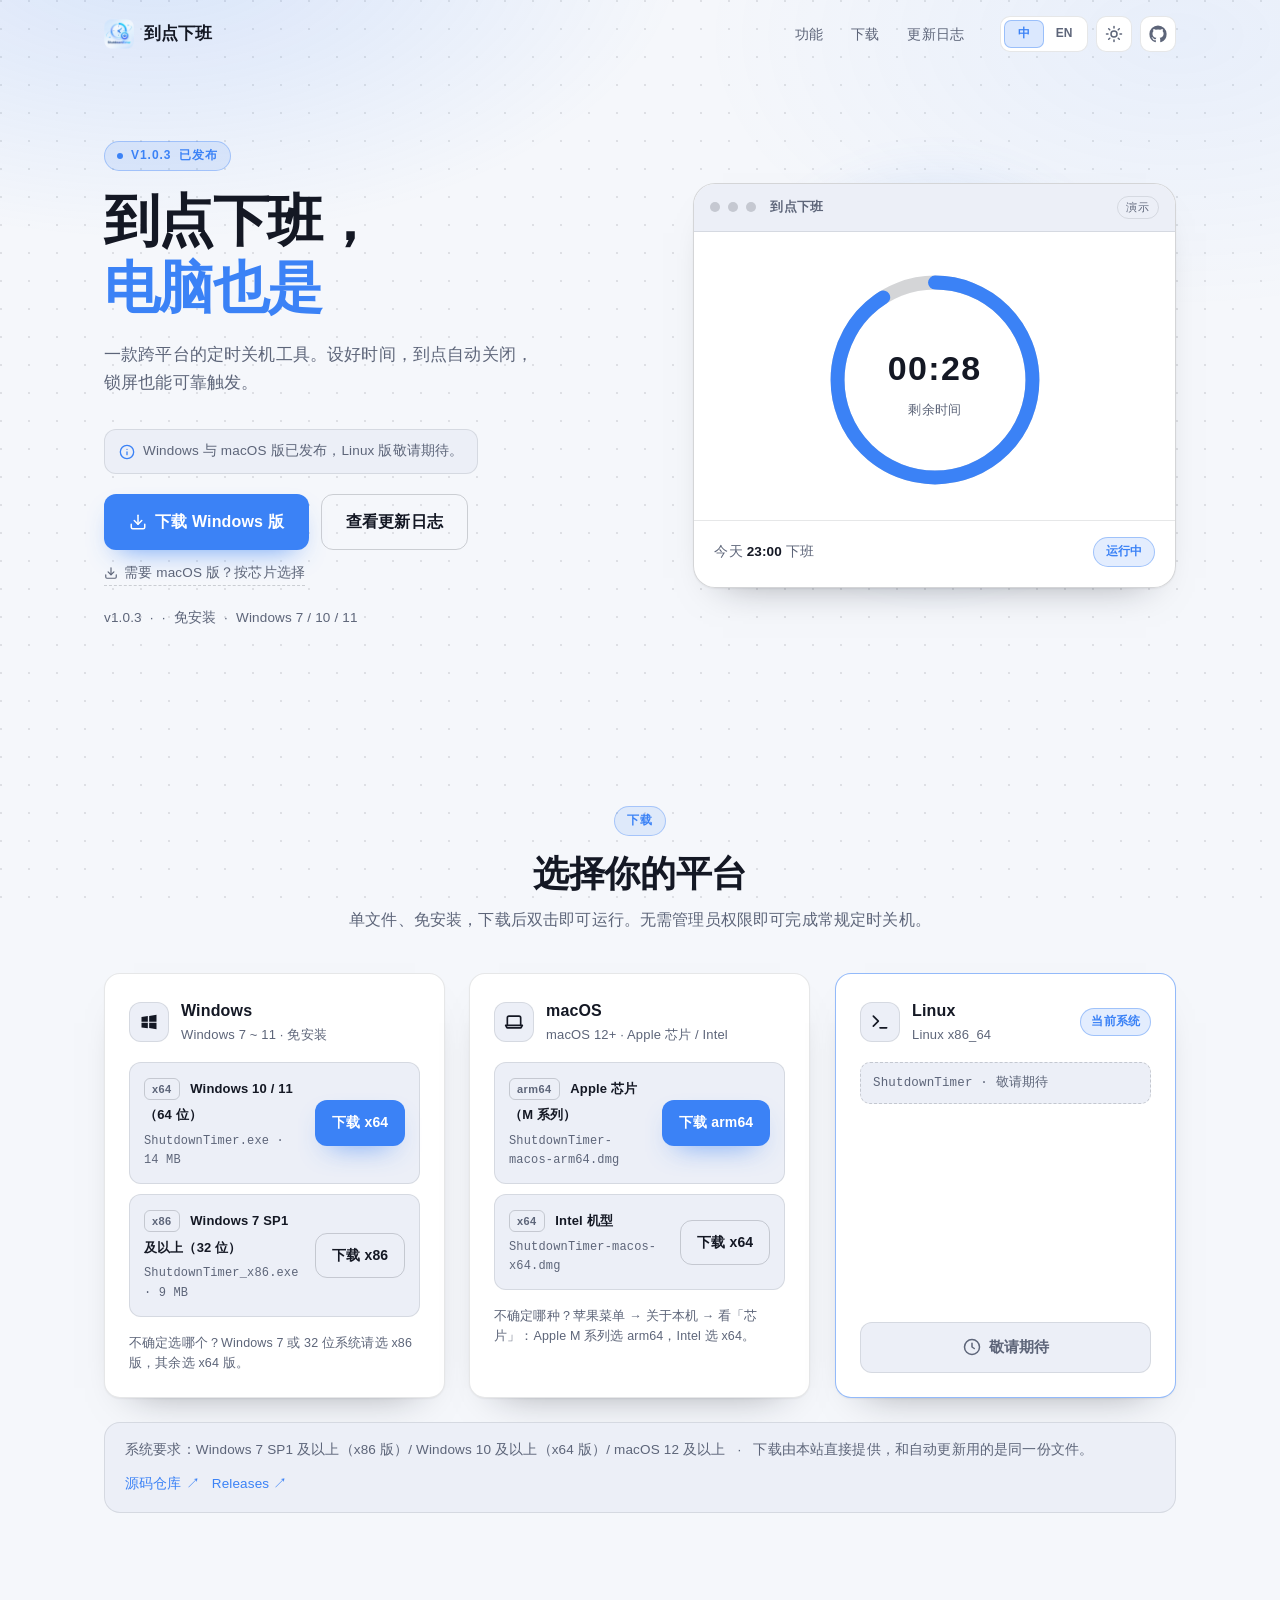
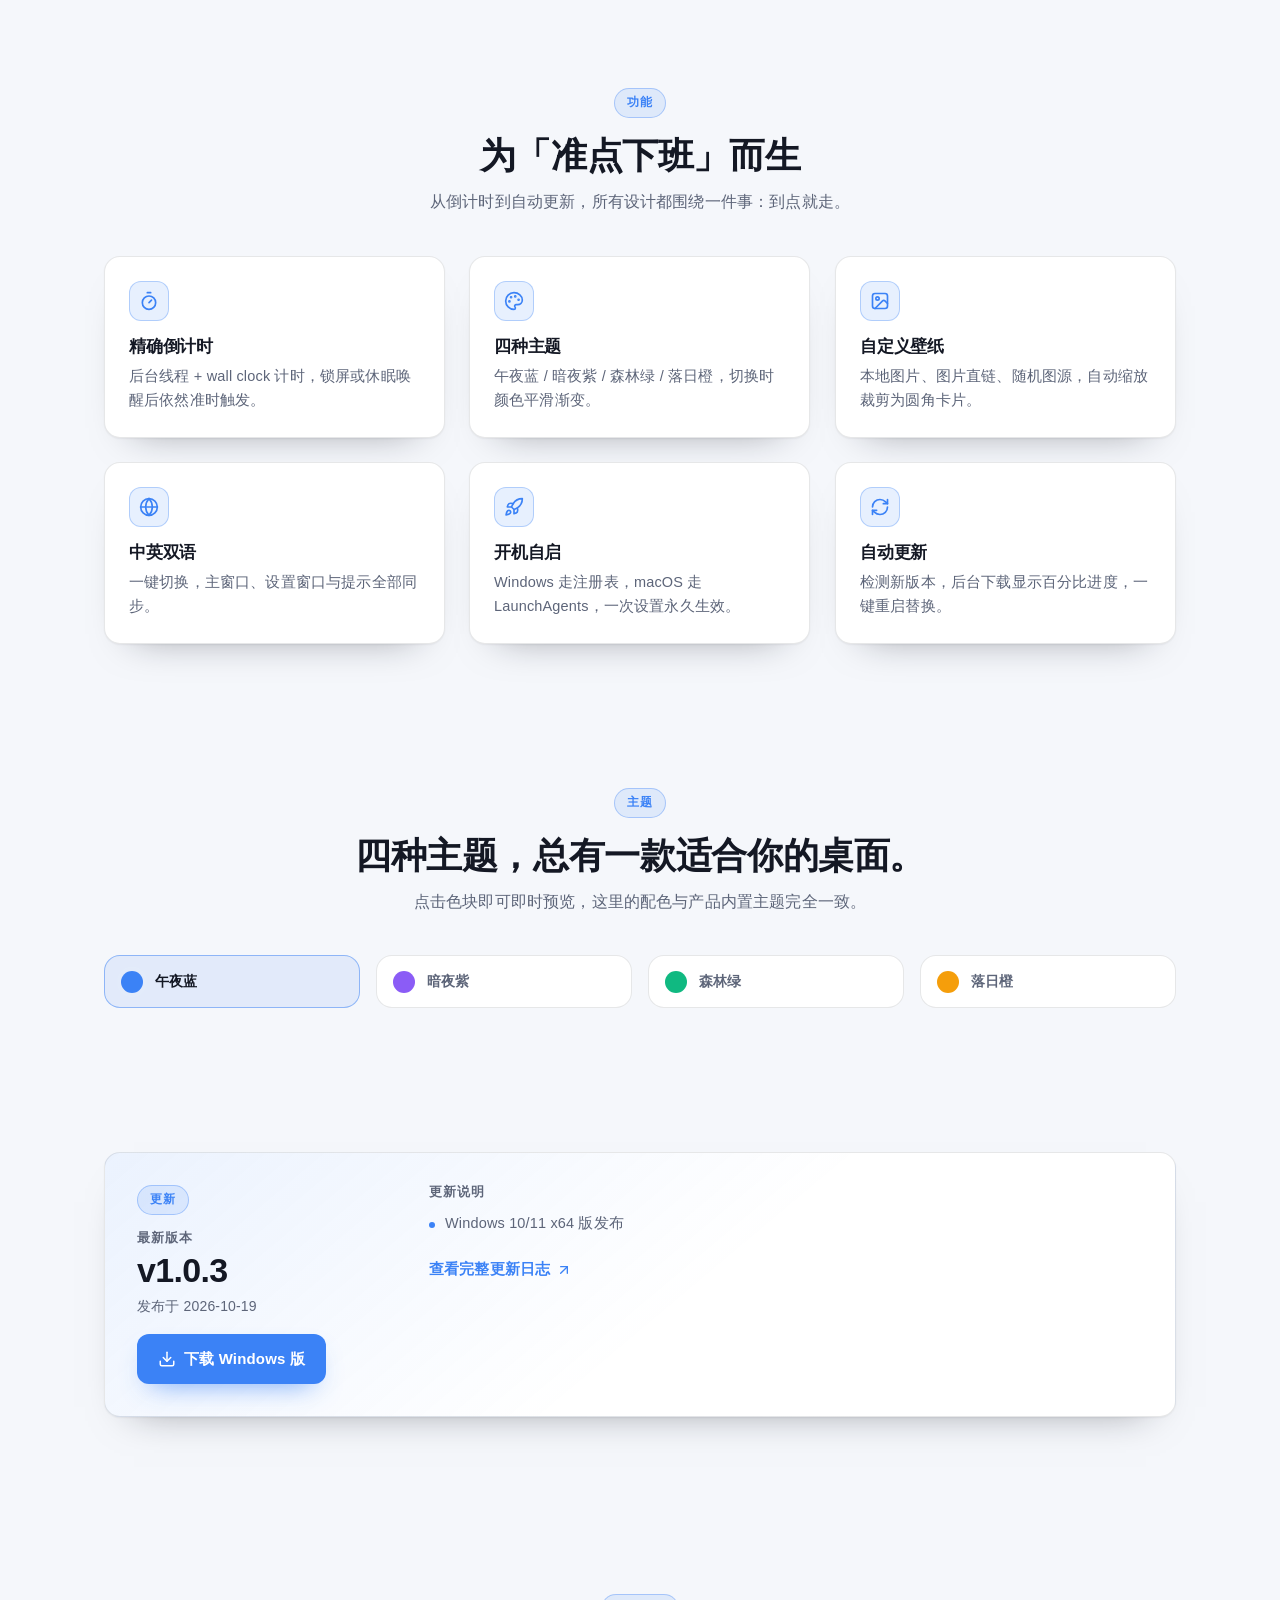
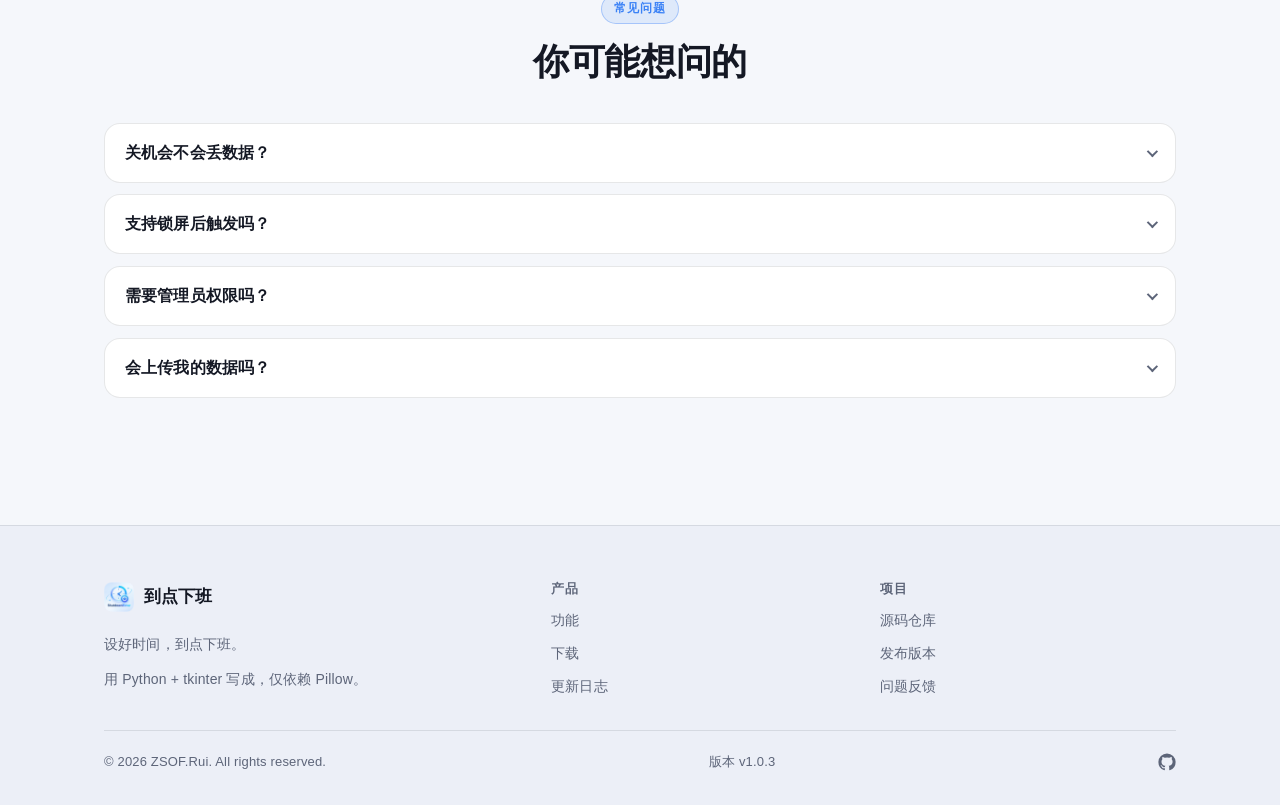
<file: index.html>
<!doctype html>
<html lang="zh-CN" data-theme="dark" data-accent="blue" data-root=".">
<head>
  <meta charset="utf-8">
  <meta name="viewport" content="width=device-width, initial-scale=1">

  <title data-i18n="meta.title">到点下班 · 跨平台定时关机工具</title>
  <meta name="description" content="到点下班（ShutdownTimer）是一款跨平台的定时关机工具。设定时间后到点自动关闭计算机，锁屏与休眠唤醒后依然准时触发。免安装、不收集任何数据。" data-i18n-content="meta.description">
  <meta name="author" content="ZSOF.Rui">
  <link rel="canonical" href="https://shutdown.828696.xyz/">
  <meta name="theme-color" content="#0b0d12" media="(prefers-color-scheme: dark)">
  <meta name="theme-color" content="#f5f7fb" media="(prefers-color-scheme: light)">

  <!-- 站点图标：用与应用一致的 app.ico（内含 256×256） -->
  <link rel="icon" type="image/x-icon" href="assets/app.ico" sizes="any">
  <link rel="apple-touch-icon" href="assets/app.ico">

  <!-- 分享卡片 -->
  <meta property="og:type" content="website">
  <meta property="og:site_name" content="到点下班">
  <meta property="og:title" content="到点下班 · 跨平台定时关机工具">
  <meta property="og:description" content="设好时间，到点自动关闭计算机。锁屏也能可靠触发，免安装，不收集任何数据。">
  <meta property="og:url" content="https://shutdown.828696.xyz/">
  <meta property="og:locale" content="zh_CN">
  <meta name="twitter:card" content="summary_large_image">
  <meta name="twitter:title" content="到点下班 · 跨平台定时关机工具">
  <meta name="twitter:description" content="设好时间，到点自动关闭计算机。锁屏也能可靠触发。">
  <!-- 想要更漂亮的分享图：做一张 1200×630 的 PNG 放到 assets/og-image.png，再取消下一行注释 -->
  <!-- <meta property="og:image" content="https://ZSOF-Rui.github.io/ShutdownTimer/assets/og-image.png"> -->

  <!-- 结构化数据（SEO） -->
  <script type="application/ld+json">
  {
    "@context": "https://schema.org",
    "@type": "SoftwareApplication",
    "name": "到点下班",
    "alternateName": "ShutdownTimer",
    "applicationCategory": "UtilitiesApplication",
    "operatingSystem": "Windows 10, Windows 11",
    "downloadUrl": "https://github.com/ZSOF-Rui/ShutdownTimer/releases/latest",
    "offers": { "@type": "Offer", "price": "0", "priceCurrency": "CNY" },
    "author": { "@type": "Person", "name": "ZSOF.Rui" },
    "description": "跨平台桌面定时关机工具：设定时间后到点自动关闭计算机，锁屏与休眠唤醒后依然准时触发。"
  }
  </script>

  <!--
    首屏内联引导脚本：在样式表之前决定主题 / 主色 / 语言，
    避免先渲染成错误配色再跳变的闪屏。失败也不影响页面可用（默认深色 + 中文）。
  -->
  <script>
  (function () {
    var el = document.documentElement;
    el.className += ' js';
    try {
      var accent = localStorage.getItem('st.accent');
      if (accent) el.setAttribute('data-accent', accent);
      var lang = localStorage.getItem('st.lang');
      if (lang) el.setAttribute('lang', lang === 'en' ? 'en' : 'zh-CN');
      var saved = localStorage.getItem('st.theme');
      var system = window.matchMedia && window.matchMedia('(prefers-color-scheme: light)').matches ? 'light' : 'dark';
      el.setAttribute('data-theme', saved === 'light' || saved === 'dark' ? saved : system);
    } catch (e) { /* 隐私模式：保持默认配色 */ }
  })();
  </script>

  <link rel="stylesheet" href="assets/css/style.css">
  <script src="assets/js/i18n.js" defer></script>
  <script src="assets/js/main.js" defer></script>
</head>

<body>
<a class="skip-link" href="#download" data-i18n="nav.skip">跳到下载</a>

<!-- ============================================================ 顶部导航 -->
<header class="site-header">
  <div class="container">
    <nav class="nav" aria-label="主导航" data-i18n-aria="nav.main">
      <a class="brand" href="./" aria-label="返回首页" data-i18n-aria="nav.home">
        <img class="brand__mark brand__mark--img" src="assets/app.ico" width="30" height="30" alt="" aria-hidden="true" decoding="async">
        <span data-i18n="brand.name">到点下班</span>
      </a>

      <ul class="nav__links">
        <li><a class="nav__link" href="#features" data-i18n="nav.features">功能</a></li>
        <li><a class="nav__link" href="#download" data-i18n="nav.download">下载</a></li>
        <li><a class="nav__link" href="changelog/" data-i18n="nav.changelog">更新日志</a></li>
      </ul>

      <div class="nav__actions">
        <div class="seg" role="group" aria-label="切换语言" data-i18n-aria="nav.lang">
          <span class="seg__thumb" aria-hidden="true"></span>
          <button class="seg__btn" type="button" data-lang-btn="zh-CN" aria-pressed="true">中</button>
          <button class="seg__btn" type="button" data-lang-btn="en" aria-pressed="false">EN</button>
        </div>

        <button class="icon-btn" type="button" data-theme-toggle aria-label="切换到浅色模式">
          <svg class="icon-btn__moon" viewBox="0 0 24 24" fill="none" stroke="currentColor" stroke-width="2" stroke-linecap="round" stroke-linejoin="round" aria-hidden="true">
            <path d="M12 3a6 6 0 0 0 9 9 9 9 0 1 1-9-9Z"/>
          </svg>
          <svg class="icon-btn__sun" viewBox="0 0 24 24" fill="none" stroke="currentColor" stroke-width="2" stroke-linecap="round" stroke-linejoin="round" aria-hidden="true">
            <circle cx="12" cy="12" r="4"/>
            <path d="M12 2v2M12 20v2M4.93 4.93l1.41 1.41M17.66 17.66l1.41 1.41M2 12h2M20 12h2M6.34 17.66l-1.41 1.41M19.07 4.93l-1.41 1.41"/>
          </svg>
        </button>

        <a class="icon-btn" href="https://github.com/ZSOF-Rui/ShutdownTimer" target="_blank" rel="noopener" aria-label="在 GitHub 上查看源码" data-i18n-aria="nav.github">
          <svg viewBox="0 0 24 24" fill="currentColor" aria-hidden="true">
            <path d="M12 .5A11.5 11.5 0 0 0 .5 12a11.5 11.5 0 0 0 7.86 10.92c.58.1.79-.25.79-.55v-2.1c-3.2.7-3.88-1.4-3.88-1.4-.53-1.34-1.29-1.7-1.29-1.7-1.05-.72.08-.7.08-.7 1.16.08 1.77 1.2 1.77 1.2 1.03 1.77 2.7 1.26 3.36.96.1-.75.4-1.26.73-1.55-2.55-.29-5.24-1.28-5.24-5.7 0-1.26.45-2.29 1.19-3.1-.12-.29-.52-1.46.11-3.05 0 0 .97-.31 3.18 1.18a11 11 0 0 1 5.8 0c2.2-1.5 3.17-1.18 3.17-1.18.63 1.59.23 2.76.12 3.05.74.81 1.18 1.84 1.18 3.1 0 4.43-2.69 5.4-5.25 5.69.41.36.78 1.06.78 2.14v3.17c0 .3.2.66.8.55A11.5 11.5 0 0 0 23.5 12 11.5 11.5 0 0 0 12 .5Z"/>
          </svg>
        </a>
      </div>
    </nav>
  </div>
</header>

<main id="main">

  <!-- ========================================================== Hero 首屏 -->
  <section class="hero">
    <div class="container hero__inner">
      <div class="hero__copy">
        <span class="eyebrow anim" style="--delay:0ms">
          <span class="dot" aria-hidden="true"></span>
          <span data-version>v1.0.3</span>
          <span data-i18n="hero.badge">已发布</span>
        </span>

        <h1 class="hero__title anim" style="--delay:80ms" data-i18n-html="hero.title">到点下班，<br><span class="accent">电脑也是</span></h1>

        <p class="hero__sub anim" style="--delay:160ms" data-i18n="hero.subtitle">一款跨平台的定时关机工具。设好时间，到点自动关闭，锁屏也能可靠触发。</p>

        <div class="hero__note anim" style="--delay:200ms" data-platform-note>
          <svg viewBox="0 0 24 24" fill="none" stroke="currentColor" stroke-width="2" stroke-linecap="round" stroke-linejoin="round" aria-hidden="true">
            <circle cx="12" cy="12" r="10"/><path d="M12 16v-4"/><path d="M12 8h.01"/>
          </svg>
          <span data-i18n="hero.note.platform">Windows 与 macOS 版已发布，Linux 版敬请期待。</span>
        </div>

        <div class="hero__cta anim" style="--delay:240ms">
          <a class="btn btn--primary btn--lg" href="./ShutdownTimer.exe" data-download>
            <svg class="btn__icon" viewBox="0 0 24 24" fill="none" stroke="currentColor" stroke-width="2" stroke-linecap="round" stroke-linejoin="round" aria-hidden="true">
              <path d="M21 15v4a2 2 0 0 1-2 2H5a2 2 0 0 1-2-2v-4"/><path d="M7 10l5 5 5-5"/><path d="M12 15V3"/>
            </svg>
            <span data-i18n="hero.cta.download">下载 Windows 版</span>
          </a>
          <a class="btn btn--ghost btn--lg" href="changelog/" data-i18n="hero.cta.changelog">查看更新日志</a>
        </div>

        <!-- 主按钮下面这行小链接：脚本会把「另一个架构」的地址填进来 -->
        <p class="hero__alt anim" style="--delay:280ms">
          <a class="hero__alt-link" href="./ShutdownTimer_x86.exe" data-alt-download>
            <svg viewBox="0 0 24 24" fill="none" stroke="currentColor" stroke-width="2" stroke-linecap="round" stroke-linejoin="round" aria-hidden="true">
              <path d="M21 15v4a2 2 0 0 1-2 2H5a2 2 0 0 1-2-2v-4"/><path d="M7 10l5 5 5-5"/><path d="M12 15V3"/>
            </svg>
            <span data-i18n="hero.alt.x86">Windows 7 或 32 位系统？下载 x86 版</span>
          </a>
        </p>

        <div class="hero__meta anim" style="--delay:320ms">
          <span data-version>v1.0.3</span>
          <span aria-hidden="true">·</span>
          <span data-hero-size="x64" data-version-size>14 MB</span>
          <span data-hero-size="x86" hidden>9 MB</span>
          <span aria-hidden="true">·</span>
          <span data-i18n="hero.meta.portable">免安装</span>
          <span aria-hidden="true">·</span>
          <span data-i18n="hero.meta.os">Windows 7 / 10 / 11</span>
        </div>
      </div>

      <!-- 产品界面示意：圆角无边框窗口 + 倒计时圆环（纯 CSS/SVG 演示，不是截图） -->
      <div class="hero__visual anim" style="--delay:200ms">
        <div class="mock" data-demo>
          <div class="mock__bar">
            <span class="mock__dot" aria-hidden="true"></span>
            <span class="mock__dot" aria-hidden="true"></span>
            <span class="mock__dot" aria-hidden="true"></span>
            <span class="mock__title" data-i18n="hero.demo.window">到点下班</span>
            <span class="mock__badge" data-i18n="hero.demo.tag">演示</span>
          </div>

          <div class="mock__body">
            <svg class="ring" viewBox="0 0 200 200" aria-hidden="true">
              <circle class="ring__track" cx="100" cy="100" r="84"/>
              <circle class="ring__bar" cx="100" cy="100" r="84"/>
            </svg>
            <div class="ring__center">
              <div class="ring__time" data-demo-time>00:30</div>
              <div class="ring__hint" data-i18n="hero.demo.remaining">剩余时间</div>
            </div>
          </div>

          <div class="mock__foot">
            <span class="mock__preview" data-i18n-html="hero.demo.preview">今天 <b>23:00</b> 下班</span>
            <span class="mock__state" data-demo-state data-i18n="hero.demo.state.running">运行中</span>
          </div>
        </div>
      </div>
    </div>
  </section>

  <!-- ========================================================== 下载 -->
  <section class="section" id="download" aria-labelledby="download-title">
    <div class="container">
      <div class="section__head section__head--center reveal">
        <span class="eyebrow" data-i18n="download.eyebrow">下载</span>
        <h2 class="section__title" id="download-title" data-i18n="download.title">选择你的平台</h2>
        <p class="section__lead" data-i18n="download.lead">单文件、免安装，下载后双击即可运行。无需管理员权限即可完成常规定时关机。</p>
      </div>

      <div class="grid grid--3" data-stagger>
        <!-- Windows：x64 与 x86（Win7 / 32 位）两个版本 -->
        <article class="dl-card reveal" data-os="windows">
          <div class="dl-card__top">
            <span class="dl-card__icon" aria-hidden="true">
              <svg viewBox="0 0 24 24" fill="currentColor">
                <path d="M3 5.9 10.6 4.9v6.7H3zM12.2 4.7 21 3.4v8.2h-8.8zM3 12.8h7.6v6.7L3 18.5zM12.2 12.8H21v7.8l-8.8-1.3z"/>
              </svg>
            </span>
            <div>
              <div class="dl-card__name">Windows</div>
              <div class="dl-card__meta" data-i18n="download.win.meta">Windows 7 ~ 11 · 免安装</div>
            </div>
            <span class="pill" data-current-badge hidden data-i18n="download.current">当前系统</span>
          </div>

          <div class="dl-builds">
            <div class="dl-build" data-build="x64">
              <div class="dl-build__info">
                <span class="dl-build__arch">x64</span>
                <span class="dl-build__os" data-i18n="download.x64.os">Windows 10 / 11（64 位）</span>
                <div class="dl-build__file">ShutdownTimer.exe · 14 MB</div>
              </div>
              <a class="btn btn--primary" href="./ShutdownTimer.exe" data-dl="x64">
                <span data-i18n="download.x64.btn">下载 x64</span>
              </a>
            </div>

            <div class="dl-build" data-build="x86">
              <div class="dl-build__info">
                <span class="dl-build__arch">x86</span>
                <span class="dl-build__os" data-i18n="download.x86.os">Windows 7 SP1 及以上（32 位）</span>
                <div class="dl-build__file">ShutdownTimer_x86.exe · 9 MB</div>
              </div>
              <a class="btn btn--ghost" href="./ShutdownTimer_x86.exe" data-dl="x86">
                <span data-i18n="download.x86.btn">下载 x86</span>
              </a>
            </div>
          </div>

          <p class="dl-build__hint" data-i18n="download.arch.hint">不确定选哪个？Windows 7 或 32 位系统请选 x86 版，其余选 x64 版。</p>
        </article>

        <!-- macOS：Apple 芯片 / Intel 两个包 -->
        <article class="dl-card reveal" data-os="macos">
          <div class="dl-card__top">
            <span class="dl-card__icon" aria-hidden="true">
              <svg viewBox="0 0 24 24" fill="none" stroke="currentColor" stroke-width="2" stroke-linecap="round" stroke-linejoin="round">
                <path d="M20 16V7a2 2 0 0 0-2-2H6a2 2 0 0 0-2 2v9"/>
                <path d="M2 16h20l-1.28 2.55a1 1 0 0 1-.9.45H4.18a1 1 0 0 1-.9-.45Z"/>
              </svg>
            </span>
            <div>
              <div class="dl-card__name">macOS</div>
              <div class="dl-card__meta" data-i18n="download.mac.meta">macOS 12+ · Apple 芯片 / Intel</div>
            </div>
            <span class="pill" data-current-badge hidden data-i18n="download.current">当前系统</span>
          </div>

          <div class="dl-builds">
            <div class="dl-build" data-mac-build="arm64">
              <div class="dl-build__info">
                <span class="dl-build__arch">arm64</span>
                <span class="dl-build__os" data-i18n="download.mac.arm.os">Apple 芯片（M 系列）</span>
                <div class="dl-build__file">ShutdownTimer-macos-arm64.dmg</div>
              </div>
              <a class="btn btn--primary" href="./ShutdownTimer-macos-arm64.dmg">
                <span data-i18n="download.mac.arm.btn">下载 arm64</span>
              </a>
            </div>

            <div class="dl-build" data-mac-build="x64">
              <div class="dl-build__info">
                <span class="dl-build__arch">x64</span>
                <span class="dl-build__os" data-i18n="download.mac.x64.os">Intel 机型</span>
                <div class="dl-build__file">ShutdownTimer-macos-x64.dmg</div>
              </div>
              <a class="btn btn--ghost" href="./ShutdownTimer-macos-x64.dmg">
                <span data-i18n="download.mac.x64.btn">下载 x64</span>
              </a>
            </div>
          </div>

          <p class="dl-build__hint" data-i18n="download.mac.hint">不确定哪种？苹果菜单 → 关于本机 → 看「芯片」：Apple M 系列选 arm64，Intel 选 x64。</p>
        </article>

        <!-- Linux -->
        <article class="dl-card is-soon reveal" data-os="linux">
          <div class="dl-card__top">
            <span class="dl-card__icon" aria-hidden="true">
              <svg viewBox="0 0 24 24" fill="none" stroke="currentColor" stroke-width="2" stroke-linecap="round" stroke-linejoin="round">
                <path d="m4 17 6-6-6-6"/><path d="M12 19h8"/>
              </svg>
            </span>
            <div>
              <div class="dl-card__name">Linux</div>
              <div class="dl-card__meta" data-i18n="download.linux.meta">Linux x86_64</div>
            </div>
            <span class="pill" data-current-badge hidden data-i18n="download.current">当前系统</span>
          </div>

          <div class="dl-card__file">ShutdownTimer · <span data-i18n="download.linux.btn">敬请期待</span></div>

          <div class="dl-card__actions">
            <button class="btn btn--disabled btn--block" type="button" disabled>
              <svg class="btn__icon" viewBox="0 0 24 24" fill="none" stroke="currentColor" stroke-width="2" stroke-linecap="round" stroke-linejoin="round" aria-hidden="true">
                <circle cx="12" cy="12" r="10"/><path d="M12 7v5l3 2"/>
              </svg>
              <span data-i18n="download.linux.btn">敬请期待</span>
            </button>
          </div>
        </article>
      </div>

      <div class="dl-note reveal">
        <span data-i18n="download.note.req">系统要求：Windows 7 SP1 及以上（x86 版）/ Windows 10 及以上（x64 版）/ macOS 12 及以上</span>
        <span aria-hidden="true">·</span>
        <span data-i18n="download.note.tip">下载由本站直接提供，和自动更新用的是同一份文件。</span>
        <a href="https://github.com/ZSOF-Rui/ShutdownTimer" target="_blank" rel="noopener"><span data-i18n="footer.source">源码仓库</span> ↗</a>
        <a href="https://github.com/ZSOF-Rui/ShutdownTimer/releases" target="_blank" rel="noopener">Releases ↗</a>
      </div>
    </div>
  </section>

  <!-- ========================================================== 特性 -->
  <section class="section" id="features" aria-labelledby="features-title">
    <div class="container">
      <div class="section__head section__head--center reveal">
        <span class="eyebrow" data-i18n="features.eyebrow">功能</span>
        <h2 class="section__title" id="features-title" data-i18n="features.title">为「准点下班」而生</h2>
        <p class="section__lead" data-i18n="features.lead">从倒计时到自动更新，所有设计都围绕一件事：到点就走。</p>
      </div>

      <div class="grid grid--3" data-stagger>
        <article class="card reveal">
          <span class="card__icon" aria-hidden="true">
            <svg viewBox="0 0 24 24" fill="none" stroke="currentColor" stroke-width="2" stroke-linecap="round" stroke-linejoin="round">
              <path d="M10 2h4"/><path d="M12 14l3-3"/><circle cx="12" cy="14" r="8"/>
            </svg>
          </span>
          <h3 class="card__title" data-i18n="features.f1.title">精确倒计时</h3>
          <p class="card__desc" data-i18n="features.f1.desc">后台线程 + wall clock 计时，锁屏或休眠唤醒后依然准时触发。</p>
        </article>

        <article class="card reveal">
          <span class="card__icon" aria-hidden="true">
            <svg viewBox="0 0 24 24" fill="none" stroke="currentColor" stroke-width="2" stroke-linecap="round" stroke-linejoin="round">
              <circle cx="13.5" cy="6.5" r=".6" fill="currentColor"/>
              <circle cx="17.5" cy="10.5" r=".6" fill="currentColor"/>
              <circle cx="8.5" cy="7.5" r=".6" fill="currentColor"/>
              <circle cx="6.5" cy="12.5" r=".6" fill="currentColor"/>
              <path d="M12 2C6.5 2 2 6.5 2 12s4.5 10 10 10c.93 0 1.65-.75 1.65-1.69 0-.44-.18-.84-.44-1.13-.29-.29-.44-.65-.44-1.12a1.64 1.64 0 0 1 1.67-1.67h2c3.05 0 5.55-2.5 5.55-5.55C21.97 6.01 17.46 2 12 2Z"/>
            </svg>
          </span>
          <h3 class="card__title" data-i18n="features.f2.title">四种主题</h3>
          <p class="card__desc" data-i18n="features.f2.desc">午夜蓝 / 暗夜紫 / 森林绿 / 落日橙，切换时颜色平滑渐变。</p>
        </article>

        <article class="card reveal">
          <span class="card__icon" aria-hidden="true">
            <svg viewBox="0 0 24 24" fill="none" stroke="currentColor" stroke-width="2" stroke-linecap="round" stroke-linejoin="round">
              <rect x="3" y="3" width="18" height="18" rx="3"/>
              <circle cx="9" cy="9" r="2"/>
              <path d="m21 15-3.09-3.09a2 2 0 0 0-2.83 0L6 21"/>
            </svg>
          </span>
          <h3 class="card__title" data-i18n="features.f3.title">自定义壁纸</h3>
          <p class="card__desc" data-i18n="features.f3.desc">本地图片、图片直链、随机图源，自动缩放裁剪为圆角卡片。</p>
        </article>

        <article class="card reveal">
          <span class="card__icon" aria-hidden="true">
            <svg viewBox="0 0 24 24" fill="none" stroke="currentColor" stroke-width="2" stroke-linecap="round" stroke-linejoin="round">
              <circle cx="12" cy="12" r="10"/>
              <path d="M12 2a14.5 14.5 0 0 0 0 20 14.5 14.5 0 0 0 0-20"/>
              <path d="M2 12h20"/>
            </svg>
          </span>
          <h3 class="card__title" data-i18n="features.f4.title">中英双语</h3>
          <p class="card__desc" data-i18n="features.f4.desc">一键切换，主窗口、设置窗口与提示全部同步。</p>
        </article>

        <article class="card reveal">
          <span class="card__icon" aria-hidden="true">
            <svg viewBox="0 0 24 24" fill="none" stroke="currentColor" stroke-width="2" stroke-linecap="round" stroke-linejoin="round">
              <path d="M4.5 16.5c-1.5 1.26-2 5-2 5s3.74-.5 5-2c.71-.84.7-2.13-.09-2.91a2.18 2.18 0 0 0-2.91-.09Z"/>
              <path d="m12 15-3-3a22 22 0 0 1 2-3.95A12.88 12.88 0 0 1 22 2c0 2.72-.78 7.5-6 11a22.35 22.35 0 0 1-4 2Z"/>
              <path d="M9 12H4s.55-3.03 2-4c1.62-1.08 5 0 5 0"/>
              <path d="M12 15v5s3.03-.55 4-2c1.08-1.62 0-5 0-5"/>
            </svg>
          </span>
          <h3 class="card__title" data-i18n="features.f5.title">开机自启</h3>
          <p class="card__desc" data-i18n="features.f5.desc">Windows 走注册表，macOS 走 LaunchAgents，一次设置永久生效。</p>
        </article>

        <article class="card reveal">
          <span class="card__icon" aria-hidden="true">
            <svg viewBox="0 0 24 24" fill="none" stroke="currentColor" stroke-width="2" stroke-linecap="round" stroke-linejoin="round">
              <path d="M3 12a9 9 0 0 1 9-9 9.75 9.75 0 0 1 6.74 2.74L21 8"/>
              <path d="M21 3v5h-5"/>
              <path d="M21 12a9 9 0 0 1-9 9 9.75 9.75 0 0 1-6.74-2.74L3 16"/>
              <path d="M8 16H3v5"/>
            </svg>
          </span>
          <h3 class="card__title" data-i18n="features.f6.title">自动更新</h3>
          <p class="card__desc" data-i18n="features.f6.desc">检测新版本，后台下载显示百分比进度，一键重启替换。</p>
        </article>
      </div>
    </div>
  </section>

  <!-- ========================================================== 主题色板 -->
  <section class="section section--tight" id="themes" aria-labelledby="themes-title">
    <div class="container">
      <div class="section__head section__head--center reveal">
        <span class="eyebrow" data-i18n="themes.eyebrow">主题</span>
        <h2 class="section__title" id="themes-title" data-i18n="themes.title">四种主题，总有一款适合你的桌面。</h2>
        <p class="section__lead" data-i18n="themes.lead">点击色块即可即时预览，这里的配色与产品内置主题完全一致。</p>
      </div>

      <div class="swatches" data-stagger role="group" aria-label="主题配色预览" data-i18n-aria="themes.group">
        <button class="swatch reveal" type="button" data-accent-value="blue" aria-pressed="true">
          <span class="swatch__dot" aria-hidden="true"></span>
          <span data-i18n="themes.blue">午夜蓝</span>
        </button>
        <button class="swatch reveal" type="button" data-accent-value="violet" aria-pressed="false">
          <span class="swatch__dot" aria-hidden="true"></span>
          <span data-i18n="themes.violet">暗夜紫</span>
        </button>
        <button class="swatch reveal" type="button" data-accent-value="green" aria-pressed="false">
          <span class="swatch__dot" aria-hidden="true"></span>
          <span data-i18n="themes.green">森林绿</span>
        </button>
        <button class="swatch reveal" type="button" data-accent-value="amber" aria-pressed="false">
          <span class="swatch__dot" aria-hidden="true"></span>
          <span data-i18n="themes.amber">落日橙</span>
        </button>
      </div>
    </div>
  </section>

  <!-- ========================================================== 更新公告（读 version.json） -->
  <section class="section" id="release" aria-labelledby="release-title">
    <div class="container">
      <div class="release reveal">
        <div class="release__aside">
          <span class="eyebrow" data-i18n="release.eyebrow">更新</span>
          <h2 class="release__version" id="release-title">
            <span class="release__label" data-i18n="release.title">最新版本</span>
            <span data-release-version>v1.0.3</span>
          </h2>
          <div class="release__date">
            <span data-i18n="release.published">发布于</span>
            <span data-release-date>2026-10-15</span>
          </div>
          <a class="btn btn--primary" href="https://github.com/ZSOF-Rui/ShutdownTimer/releases/latest/download/ShutdownTimer.exe">
            <svg class="btn__icon" viewBox="0 0 24 24" fill="none" stroke="currentColor" stroke-width="2" stroke-linecap="round" stroke-linejoin="round" aria-hidden="true">
              <path d="M21 15v4a2 2 0 0 1-2 2H5a2 2 0 0 1-2-2v-4"/><path d="M7 10l5 5 5-5"/><path d="M12 15V3"/>
            </svg>
            <span data-i18n="download.win.btn">下载 Windows 版</span>
          </a>
        </div>

        <div class="release__notes">
          <h3 class="h-label" data-i18n="release.notes">更新说明</h3>
          <ul data-release-notes>
            <li data-i18n="release.fallback.0">检查更新：启动 3 秒后自动检查，支持后台下载与重启替换</li>
            <li data-i18n="release.fallback.1">修复主题切换卡顿，降低倒计时渲染占用</li>
            <li data-i18n="release.fallback.2">设置页新增版本信息行</li>
          </ul>
          <a class="release__more" href="changelog/">
            <span data-i18n="release.more">查看完整更新日志</span>
            <svg viewBox="0 0 24 24" width="16" height="16" fill="none" stroke="currentColor" stroke-width="2" stroke-linecap="round" stroke-linejoin="round" aria-hidden="true">
              <path d="M7 17 17 7"/><path d="M7 7h10v10"/>
            </svg>
          </a>
        </div>
      </div>
    </div>
  </section>

  <!-- ========================================================== 常见问题 -->
  <section class="section" id="faq" aria-labelledby="faq-title">
    <div class="container">
      <div class="section__head section__head--center reveal">
        <span class="eyebrow" data-i18n="faq.eyebrow">常见问题</span>
        <h2 class="section__title" id="faq-title" data-i18n="faq.title">你可能想问的</h2>
      </div>

      <div class="faq" data-stagger>
        <details class="reveal">
          <summary data-i18n="faq.q1">关机会不会丢数据？</summary>
          <p class="faq__answer" data-i18n="faq.a1">工具发出的是系统标准关机指令，与手动点「关机」完全一致。未保存的文档仍可能丢失，建议开始计时前先保存工作。</p>
        </details>
        <details class="reveal">
          <summary data-i18n="faq.q2">支持锁屏后触发吗？</summary>
          <p class="faq__answer" data-i18n="faq.a2">支持。倒计时在后台线程中基于 wall clock 计算，锁屏、休眠唤醒后都会按原定时间触发，不会因为界面不刷新而漂移。</p>
        </details>
        <details class="reveal">
          <summary data-i18n="faq.q3">需要管理员权限吗？</summary>
          <p class="faq__answer" data-i18n="faq.a3">常规定时关机不需要。如果系统策略限制或需要强制结束未响应程序，关机可能失败，此时主界面会直接显示错误原因。</p>
        </details>
        <details class="reveal">
          <summary data-i18n="faq.q4">会上传我的数据吗？</summary>
          <p class="faq__answer" data-i18n="faq.a4">不会。除了检查更新时请求一次 version.json，工具不发起任何网络请求，也不包含设备标识；配置只保存在你自己的电脑上。</p>
        </details>
      </div>
    </div>
  </section>

</main>

<!-- ============================================================ 页脚 -->
<footer class="site-footer">
  <div class="container">
    <div class="footer__grid">
      <div>
        <a class="brand" href="./" aria-label="返回首页" data-i18n-aria="nav.home">
          <img class="brand__mark brand__mark--img" src="assets/app.ico" width="30" height="30" alt="" aria-hidden="true" decoding="async">
          <span data-i18n="brand.name">到点下班</span>
        </a>
        <p class="footer__tagline" data-i18n="footer.tagline">设好时间，到点下班。</p>
        <p class="footer__tagline" data-i18n="footer.made">用 Python + tkinter 写成，仅依赖 Pillow。</p>
      </div>

      <div>
        <h3 class="h-label" data-i18n="footer.product">产品</h3>
        <div class="footer__links">
          <a href="#features" data-i18n="nav.features">功能</a>
          <a href="#download" data-i18n="nav.download">下载</a>
          <a href="changelog/" data-i18n="nav.changelog">更新日志</a>
        </div>
      </div>

      <div>
        <h3 class="h-label" data-i18n="footer.project">项目</h3>
        <div class="footer__links">
          <a href="https://github.com/ZSOF-Rui/ShutdownTimer" target="_blank" rel="noopener" data-i18n="footer.source">源码仓库</a>
          <a href="https://github.com/ZSOF-Rui/ShutdownTimer/releases" target="_blank" rel="noopener" data-i18n="footer.releases">发布版本</a>
          <a href="https://github.com/ZSOF-Rui/ShutdownTimer/issues" target="_blank" rel="noopener" data-i18n="footer.issues">问题反馈</a>
        </div>
      </div>
    </div>

    <div class="footer__bottom">
      <span>© 2026 ZSOF.Rui. All rights reserved.</span>
      <span><span data-i18n="footer.version">版本</span> <span data-version>v1.0.3</span></span>
      <a class="footer__social" href="https://github.com/ZSOF-Rui/ShutdownTimer" target="_blank" rel="noopener" aria-label="GitHub" data-i18n-aria="nav.github">
        <svg viewBox="0 0 24 24" fill="currentColor" aria-hidden="true">
          <path d="M12 .5A11.5 11.5 0 0 0 .5 12a11.5 11.5 0 0 0 7.86 10.92c.58.1.79-.25.79-.55v-2.1c-3.2.7-3.88-1.4-3.88-1.4-.53-1.34-1.29-1.7-1.29-1.7-1.05-.72.08-.7.08-.7 1.16.08 1.77 1.2 1.77 1.2 1.03 1.77 2.7 1.26 3.36.96.1-.75.4-1.26.73-1.55-2.55-.29-5.24-1.28-5.24-5.7 0-1.26.45-2.29 1.19-3.1-.12-.29-.52-1.46.11-3.05 0 0 .97-.31 3.18 1.18a11 11 0 0 1 5.8 0c2.2-1.5 3.17-1.18 3.17-1.18.63 1.59.23 2.76.12 3.05.74.81 1.18 1.84 1.18 3.1 0 4.43-2.69 5.4-5.25 5.69.41.36.78 1.06.78 2.14v3.17c0 .3.2.66.8.55A11.5 11.5 0 0 0 23.5 12 11.5 11.5 0 0 0 12 .5Z"/>
        </svg>
      </a>
    </div>
  </div>
</footer>

</body>
</html>
</file>
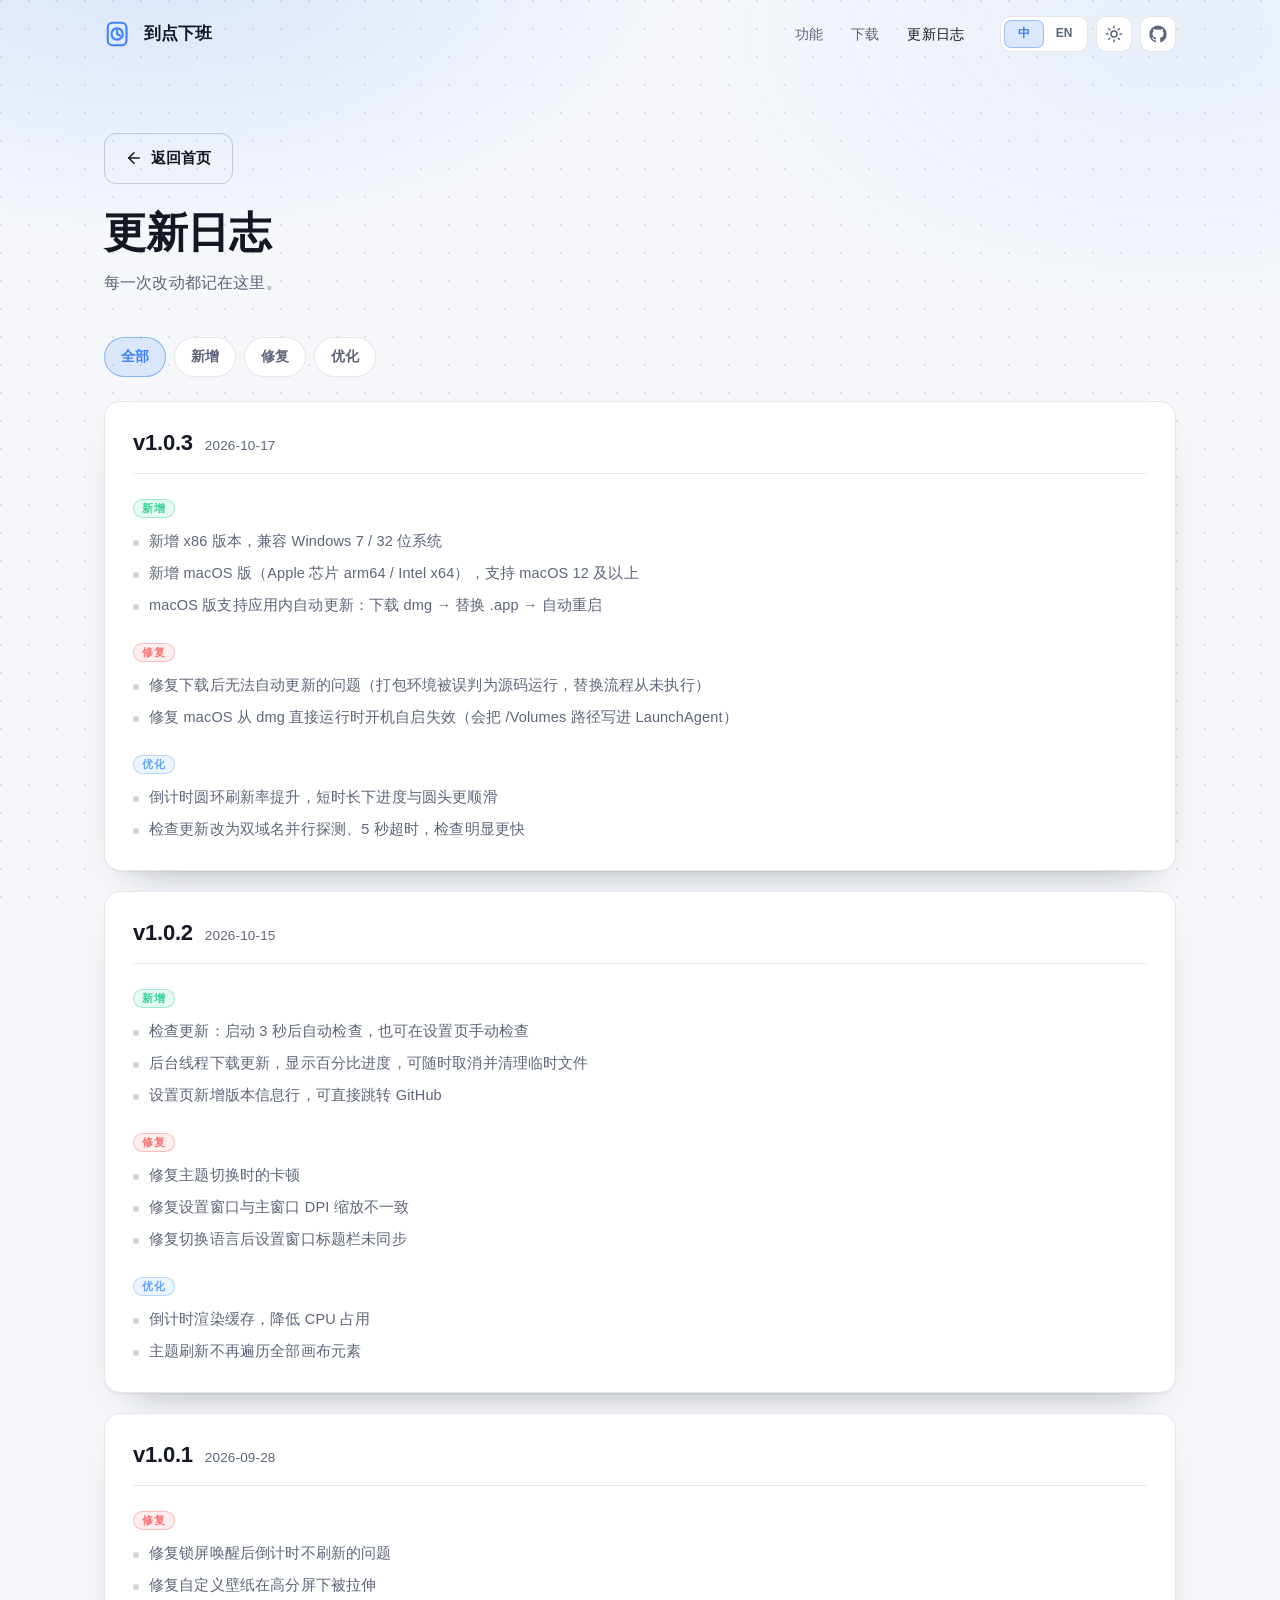
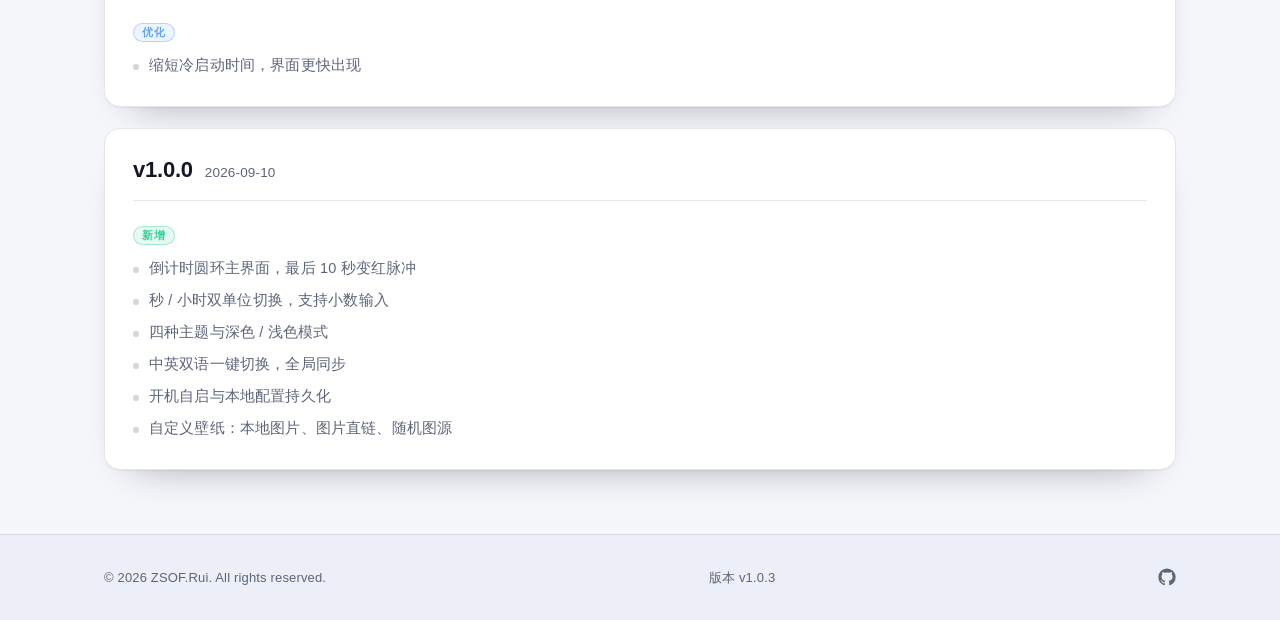
<file: changelog/index.html>
<!doctype html>
<html lang="zh-CN" data-theme="dark" data-accent="blue" data-root="..">
<head>
  <meta charset="utf-8">
  <meta name="viewport" content="width=device-width, initial-scale=1">

  <title data-i18n="cl.meta.title">更新日志 · 到点下班</title>
  <meta name="description" content="到点下班（ShutdownTimer）的完整更新日志：每个版本的新增、修复与优化。" data-i18n-content="cl.meta.description">
  <meta name="author" content="ZSOF.Rui">
  <link rel="canonical" href="https://shutdown.828696.xyz/changelog/">
  <meta name="theme-color" content="#0b0d12" media="(prefers-color-scheme: dark)">
  <meta name="theme-color" content="#f5f7fb" media="(prefers-color-scheme: light)">
  <link rel="icon" type="image/svg+xml" href="../assets/favicon.svg">
  <link rel="apple-touch-icon" href="../assets/favicon.svg">

  <meta property="og:type" content="website">
  <meta property="og:site_name" content="到点下班">
  <meta property="og:title" content="更新日志 · 到点下班">
  <meta property="og:description" content="每个版本的新增、修复与优化，一处看完。">
  <meta property="og:url" content="https://shutdown.828696.xyz/changelog/">

  <script>
  (function () {
    var el = document.documentElement;
    el.className += ' js';
    try {
      var accent = localStorage.getItem('st.accent');
      if (accent) el.setAttribute('data-accent', accent);
      var lang = localStorage.getItem('st.lang');
      if (lang) el.setAttribute('lang', lang === 'en' ? 'en' : 'zh-CN');
      var saved = localStorage.getItem('st.theme');
      var system = window.matchMedia && window.matchMedia('(prefers-color-scheme: light)').matches ? 'light' : 'dark';
      el.setAttribute('data-theme', saved === 'light' || saved === 'dark' ? saved : system);
    } catch (e) { /* 隐私模式：保持默认配色 */ }
  })();
  </script>

  <link rel="stylesheet" href="../assets/css/style.css">
  <script src="../assets/js/i18n.js" defer></script>
  <script src="../assets/js/main.js" defer></script>
</head>

<body>
<a class="skip-link" href="#timeline" data-i18n="cl.skip">跳到更新日志</a>

<header class="site-header">
  <div class="container">
    <nav class="nav" aria-label="主导航" data-i18n-aria="nav.main">
      <a class="brand" href="../" aria-label="返回首页" data-i18n-aria="nav.home">
        <svg class="brand__mark" viewBox="0 0 32 32" fill="none" stroke="currentColor" stroke-width="2.2" stroke-linecap="round" stroke-linejoin="round" aria-hidden="true">
          <rect x="4" y="4" width="20" height="24" rx="5"/>
          <circle cx="14" cy="16" r="6"/>
          <path d="M14 12.5V16l3 1.8"/>
        </svg>
        <span data-i18n="brand.name">到点下班</span>
      </a>

      <ul class="nav__links">
        <li><a class="nav__link" href="../#features" data-i18n="nav.features">功能</a></li>
        <li><a class="nav__link" href="../#download" data-i18n="nav.download">下载</a></li>
        <li><a class="nav__link is-active" href="./" aria-current="page" data-i18n="nav.changelog">更新日志</a></li>
      </ul>

      <div class="nav__actions">
        <div class="seg" role="group" aria-label="切换语言" data-i18n-aria="nav.lang">
          <span class="seg__thumb" aria-hidden="true"></span>
          <button class="seg__btn" type="button" data-lang-btn="zh-CN" aria-pressed="true">中</button>
          <button class="seg__btn" type="button" data-lang-btn="en" aria-pressed="false">EN</button>
        </div>

        <button class="icon-btn" type="button" data-theme-toggle aria-label="切换到浅色模式">
          <svg class="icon-btn__moon" viewBox="0 0 24 24" fill="none" stroke="currentColor" stroke-width="2" stroke-linecap="round" stroke-linejoin="round" aria-hidden="true">
            <path d="M12 3a6 6 0 0 0 9 9 9 9 0 1 1-9-9Z"/>
          </svg>
          <svg class="icon-btn__sun" viewBox="0 0 24 24" fill="none" stroke="currentColor" stroke-width="2" stroke-linecap="round" stroke-linejoin="round" aria-hidden="true">
            <circle cx="12" cy="12" r="4"/>
            <path d="M12 2v2M12 20v2M4.93 4.93l1.41 1.41M17.66 17.66l1.41 1.41M2 12h2M20 12h2M6.34 17.66l-1.41 1.41M19.07 4.93l-1.41 1.41"/>
          </svg>
        </button>

        <a class="icon-btn" href="https://github.com/ZSOF-Rui/ShutdownTimer" target="_blank" rel="noopener" aria-label="在 GitHub 上查看源码" data-i18n-aria="nav.github">
          <svg viewBox="0 0 24 24" fill="currentColor" aria-hidden="true">
            <path d="M12 .5A11.5 11.5 0 0 0 .5 12a11.5 11.5 0 0 0 7.86 10.92c.58.1.79-.25.79-.55v-2.1c-3.2.7-3.88-1.4-3.88-1.4-.53-1.34-1.29-1.7-1.29-1.7-1.05-.72.08-.7.08-.7 1.16.08 1.77 1.2 1.77 1.2 1.03 1.77 2.7 1.26 3.36.96.1-.75.4-1.26.73-1.55-2.55-.29-5.24-1.28-5.24-5.7 0-1.26.45-2.29 1.19-3.1-.12-.29-.52-1.46.11-3.05 0 0 .97-.31 3.18 1.18a11 11 0 0 1 5.8 0c2.2-1.5 3.17-1.18 3.17-1.18.63 1.59.23 2.76.12 3.05.74.81 1.18 1.84 1.18 3.1 0 4.43-2.69 5.4-5.25 5.69.41.36.78 1.06.78 2.14v3.17c0 .3.2.66.8.55A11.5 11.5 0 0 0 23.5 12 11.5 11.5 0 0 0 12 .5Z"/>
          </svg>
        </a>
      </div>
    </nav>
  </div>
</header>

<main>
  <div class="container">
    <div class="page-head">
      <a class="btn btn--ghost" href="../" style="margin-bottom:24px">
        <svg class="btn__icon" viewBox="0 0 24 24" fill="none" stroke="currentColor" stroke-width="2" stroke-linecap="round" stroke-linejoin="round" aria-hidden="true">
          <path d="M19 12H5"/><path d="m12 19-7-7 7-7"/>
        </svg>
        <span data-i18n="cl.back">返回首页</span>
      </a>
      <h1 class="page-head__title" data-i18n="cl.title">更新日志</h1>
      <p class="page-head__lead" data-i18n="cl.lead">每一次改动都记在这里。</p>
    </div>

    <div class="filters" role="group" aria-label="按类型筛选" data-i18n-aria="cl.filter.group">
      <button class="chip" type="button" data-filter="all" aria-pressed="true" data-i18n="cl.filter.all">全部</button>
      <button class="chip" type="button" data-filter="new" aria-pressed="false" data-i18n="cl.filter.new">新增</button>
      <button class="chip" type="button" data-filter="fix" aria-pressed="false" data-i18n="cl.filter.fix">修复</button>
      <button class="chip" type="button" data-filter="improve" aria-pressed="false" data-i18n="cl.filter.improve">优化</button>
    </div>

    <div class="timeline" id="timeline">
      <!-- v1.0.3 -->
      <article class="release-entry reveal" id="v1-0-3" data-entry>
        <div class="release-entry__head">
          <h2 class="release-entry__version">v1.0.3</h2>
          <span class="release-entry__date">2026-10-17</span>
        </div>

        <section class="release-group release-group--new" data-group="new">
          <h3 class="release-group__title"><span class="tag" data-i18n="cl.tag.new">新增</span></h3>
          <ul>
            <li data-i18n="cl.v103.new.0">新增 x86 版本，兼容 Windows 7 / 32 位系统</li>
            <li data-i18n="cl.v103.new.1">新增 macOS 版（Apple 芯片 arm64 / Intel x64），支持 macOS 12 及以上</li>
            <li data-i18n="cl.v103.new.2">macOS 版支持应用内自动更新：下载 dmg → 替换 .app → 自动重启</li>
          </ul>
        </section>

        <section class="release-group release-group--fix" data-group="fix">
          <h3 class="release-group__title"><span class="tag" data-i18n="cl.tag.fix">修复</span></h3>
          <ul>
            <li data-i18n="cl.v103.fix.0">修复下载后无法自动更新的问题（打包环境被误判为源码运行，替换流程从未执行）</li>
            <li data-i18n="cl.v103.fix.1">修复 macOS 从 dmg 直接运行时开机自启失效（会把 /Volumes 路径写进 LaunchAgent）</li>
          </ul>
        </section>

        <section class="release-group release-group--improve" data-group="improve">
          <h3 class="release-group__title"><span class="tag" data-i18n="cl.tag.improve">优化</span></h3>
          <ul>
            <li data-i18n="cl.v103.improve.0">倒计时圆环刷新率提升，短时长下进度与圆头更顺滑</li>
            <li data-i18n="cl.v103.improve.1">检查更新改为双域名并行探测、5 秒超时，检查明显更快</li>
          </ul>
        </section>
      </article>

      <!-- v1.0.2 -->
      <article class="release-entry reveal" id="v1-0-2" data-entry>
        <div class="release-entry__head">
          <h2 class="release-entry__version">v1.0.2</h2>
          <span class="release-entry__date">2026-10-15</span>
        </div>

        <section class="release-group release-group--new" data-group="new">
          <h3 class="release-group__title"><span class="tag" data-i18n="cl.tag.new">新增</span></h3>
          <ul>
            <li data-i18n="cl.v102.new.0">检查更新：启动 3 秒后自动检查，也可在设置页手动检查</li>
            <li data-i18n="cl.v102.new.1">后台线程下载更新，显示百分比进度，可随时取消并清理临时文件</li>
            <li data-i18n="cl.v102.new.2">设置页新增版本信息行，可直接跳转 GitHub</li>
          </ul>
        </section>

        <section class="release-group release-group--fix" data-group="fix">
          <h3 class="release-group__title"><span class="tag" data-i18n="cl.tag.fix">修复</span></h3>
          <ul>
            <li data-i18n="cl.v102.fix.0">修复主题切换时的卡顿</li>
            <li data-i18n="cl.v102.fix.1">修复设置窗口与主窗口 DPI 缩放不一致</li>
            <li data-i18n="cl.v102.fix.2">修复切换语言后设置窗口标题栏未同步</li>
          </ul>
        </section>

        <section class="release-group release-group--improve" data-group="improve">
          <h3 class="release-group__title"><span class="tag" data-i18n="cl.tag.improve">优化</span></h3>
          <ul>
            <li data-i18n="cl.v102.improve.0">倒计时渲染缓存，降低 CPU 占用</li>
            <li data-i18n="cl.v102.improve.1">主题刷新不再遍历全部画布元素</li>
          </ul>
        </section>
      </article>

      <!-- v1.0.1 -->
      <article class="release-entry reveal" id="v1-0-1" data-entry>
        <div class="release-entry__head">
          <h2 class="release-entry__version">v1.0.1</h2>
          <span class="release-entry__date">2026-09-28</span>
        </div>

        <section class="release-group release-group--fix" data-group="fix">
          <h3 class="release-group__title"><span class="tag" data-i18n="cl.tag.fix">修复</span></h3>
          <ul>
            <li data-i18n="cl.v101.fix.0">修复锁屏唤醒后倒计时不刷新的问题</li>
            <li data-i18n="cl.v101.fix.1">修复自定义壁纸在高分屏下被拉伸</li>
          </ul>
        </section>

        <section class="release-group release-group--improve" data-group="improve">
          <h3 class="release-group__title"><span class="tag" data-i18n="cl.tag.improve">优化</span></h3>
          <ul>
            <li data-i18n="cl.v101.improve.0">缩短冷启动时间，界面更快出现</li>
          </ul>
        </section>
      </article>

      <!-- v1.0.0 -->
      <article class="release-entry reveal" id="v1-0-0" data-entry>
        <div class="release-entry__head">
          <h2 class="release-entry__version">v1.0.0</h2>
          <span class="release-entry__date">2026-09-10</span>
        </div>

        <section class="release-group release-group--new" data-group="new">
          <h3 class="release-group__title"><span class="tag" data-i18n="cl.tag.new">新增</span></h3>
          <ul>
            <li data-i18n="cl.v100.new.0">倒计时圆环主界面，最后 10 秒变红脉冲</li>
            <li data-i18n="cl.v100.new.1">秒 / 小时双单位切换，支持小数输入</li>
            <li data-i18n="cl.v100.new.2">四种主题与深色 / 浅色模式</li>
            <li data-i18n="cl.v100.new.3">中英双语一键切换，全局同步</li>
            <li data-i18n="cl.v100.new.4">开机自启与本地配置持久化</li>
            <li data-i18n="cl.v100.new.5">自定义壁纸：本地图片、图片直链、随机图源</li>
          </ul>
        </section>
      </article>
    </div>

    <div class="empty-state" data-empty data-i18n="cl.empty">该分类下暂无条目。</div>
  </div>
</main>

<footer class="site-footer">
  <div class="container">
    <div class="footer__bottom" style="border-top:0;padding-top:32px">
      <span>© 2026 ZSOF.Rui. All rights reserved.</span>
      <span><span data-i18n="footer.version">版本</span> <span data-version>v1.0.3</span></span>
      <a class="footer__social" href="https://github.com/ZSOF-Rui/ShutdownTimer" target="_blank" rel="noopener" aria-label="GitHub" data-i18n-aria="nav.github">
        <svg viewBox="0 0 24 24" fill="currentColor" aria-hidden="true">
          <path d="M12 .5A11.5 11.5 0 0 0 .5 12a11.5 11.5 0 0 0 7.86 10.92c.58.1.79-.25.79-.55v-2.1c-3.2.7-3.88-1.4-3.88-1.4-.53-1.34-1.29-1.7-1.29-1.7-1.05-.72.08-.7.08-.7 1.16.08 1.77 1.2 1.77 1.2 1.03 1.77 2.7 1.26 3.36.96.1-.75.4-1.26.73-1.55-2.55-.29-5.24-1.28-5.24-5.7 0-1.26.45-2.29 1.19-3.1-.12-.29-.52-1.46.11-3.05 0 0 .97-.31 3.18 1.18a11 11 0 0 1 5.8 0c2.2-1.5 3.17-1.18 3.17-1.18.63 1.59.23 2.76.12 3.05.74.81 1.18 1.84 1.18 3.1 0 4.43-2.69 5.4-5.25 5.69.41.36.78 1.06.78 2.14v3.17c0 .3.2.66.8.55A11.5 11.5 0 0 0 23.5 12 11.5 11.5 0 0 0 12 .5Z"/>
        </svg>
      </a>
    </div>
  </div>
</footer>

</body>
</html>
</file>
<file: assets/css/style.css>
/* ==========================================================================
   到点下班 / ShutdownTimer — 官网样式
   零依赖、零外部请求。设计规范见 README「设计规范」一节。
   ========================================================================== */

/* --------------------------------------------------------------------------
   1. 设计令牌 (Design tokens)
   -------------------------------------------------------------------------- */
:root {
  /* 配色（深色为默认，设计规范来源：需求文档「设计规范」） */
  --bg: #0b0d12;
  --bg-rgb: 11, 13, 18;
  --bg-soft: #0f131a;
  --card: #151922;
  --card-hover: #1a1f2a;
  --border: rgba(255, 255, 255, 0.08);
  --border-strong: rgba(255, 255, 255, 0.16);
  --text: #e8ebf2;
  --muted: #7b8496;
  --danger: #ef4444;
  --shadow-card: 0 18px 44px -28px rgba(0, 0, 0, 0.95), 0 1px 0 rgba(255, 255, 255, 0.03) inset;
  --glow: 0.22;

  /* 主色（默认午夜蓝，与产品默认主题一致） */
  --accent: #3b82f6;
  --accent-rgb: 59, 130, 246;
  --accent-contrast: #ffffff;

  /* 主题色板：与产品内置四套主题一一对应 */
  --blue: #3b82f6;
  --violet: #8b5cf6;
  --green: #10b981;
  --amber: #f59e0b;

  /* 形状与节奏 */
  --radius-card: 16px;
  --radius-btn: 12px;
  --radius-pill: 999px;
  --maxw: 1120px;
  --dur: 0.15s;
  --ease: cubic-bezier(0.2, 0.7, 0.3, 1);

  color-scheme: dark;
}

html[data-theme='light'] {
  --bg: #f5f7fb;
  --bg-rgb: 245, 247, 251;
  --bg-soft: #eceff7;
  --card: #ffffff;
  --card-hover: #ffffff;
  --border: rgba(17, 22, 34, 0.1);
  --border-strong: rgba(17, 22, 34, 0.18);
  --text: #141824;
  --muted: #5d6579;
  --shadow-card: 0 1px 2px rgba(17, 22, 34, 0.06), 0 20px 40px -30px rgba(17, 22, 34, 0.5);
  --glow: 0.16;

  color-scheme: light;
}

/* 主题色变体 —— 只改三个变量，整站颜色平滑跟随 */
html[data-accent='blue'] { --accent: #3b82f6; --accent-rgb: 59, 130, 246; --accent-contrast: #ffffff; }
html[data-accent='violet'] { --accent: #8b5cf6; --accent-rgb: 139, 92, 246; --accent-contrast: #ffffff; }
html[data-accent='green'] { --accent: #10b981; --accent-rgb: 16, 185, 129; --accent-contrast: #ffffff; }
html[data-accent='amber'] { --accent: #f59e0b; --accent-rgb: 245, 158, 11; --accent-contrast: #1c1204; }

/* 切换主题/主色时临时开启全局过渡，实现「颜色渐变」而不拖慢日常悬停 */
html.is-theming,
html.is-theming *,
html.is-theming *::before,
html.is-theming *::after {
  transition: background-color 0.5s ease, color 0.5s ease, border-color 0.5s ease,
    box-shadow 0.5s ease, stroke 0.5s ease, fill 0.5s ease !important;
}

/* --------------------------------------------------------------------------
   2. 基础重置
   -------------------------------------------------------------------------- */
*,
*::before,
*::after { box-sizing: border-box; }

html {
  scroll-behavior: smooth;
  scroll-padding-top: 88px; /* 锚点定位避开吸顶导航 */
  -webkit-text-size-adjust: 100%;
}

body {
  margin: 0;
  background: var(--bg);
  color: var(--text);
  font-family: Inter, 'Inter var', -apple-system, BlinkMacSystemFont, 'Segoe UI', 'PingFang SC',
    'Hiragino Sans GB', 'Microsoft YaHei', 'Helvetica Neue', Arial, sans-serif;
  font-size: 16px;
  line-height: 1.65;
  letter-spacing: 0.01em;
  -webkit-font-smoothing: antialiased;
  overflow-x: hidden;
}

/* 顶部主色光晕 + 细点阵背景（纯 CSS，不请求任何图片） */
body::before {
  content: '';
  position: fixed;
  inset: 0;
  z-index: -1;
  pointer-events: none;
  background:
    radial-gradient(760px 420px at 12% -6%, rgba(var(--accent-rgb), var(--glow)), transparent 70%),
    radial-gradient(660px 380px at 92% 4%, rgba(var(--accent-rgb), calc(var(--glow) * 0.45)), transparent 72%),
    radial-gradient(circle at 1px 1px, var(--border) 1px, transparent 0) 0 0 / 28px 28px;
}

img,
svg { display: block; max-width: 100%; }

[hidden] { display: none !important; }

a { color: inherit; text-decoration: none; }

/* 键盘用户跳转到主内容 */
.skip-link {
  position: absolute;
  left: -9999px;
  top: 8px;
  z-index: 100;
  padding: 10px 16px;
  border: 1px solid var(--border-strong);
  border-radius: 10px;
  background: var(--card);
  color: var(--text);
  font-size: 14px;
}

.skip-link:focus { left: 16px; }

h1, h2, h3, h4 {
  margin: 0;
  line-height: 1.2;
  letter-spacing: -0.01em;
  font-weight: 700;
}

p { margin: 0; }

ul { margin: 0; padding: 0; list-style: none; }

button { font: inherit; color: inherit; }

:focus-visible {
  outline: 2px solid var(--accent);
  outline-offset: 3px;
  border-radius: 6px;
}

::selection {
  background: rgba(var(--accent-rgb), 0.35);
}

/* --------------------------------------------------------------------------
   3. 布局工具
   -------------------------------------------------------------------------- */
.container {
  width: 100%;
  max-width: var(--maxw);
  margin: 0 auto;
  padding: 0 24px;
}

.section { padding: 88px 0; }
.section--tight { padding: 56px 0; }

.section__head {
  max-width: 640px;
  margin-bottom: 40px;
}

.section__head--center {
  margin-left: auto;
  margin-right: auto;
  text-align: center;
}

.eyebrow {
  display: inline-flex;
  align-items: center;
  gap: 8px;
  margin-bottom: 16px;
  padding: 4px 12px;
  border: 1px solid rgba(var(--accent-rgb), 0.35);
  border-radius: var(--radius-pill);
  background: rgba(var(--accent-rgb), 0.12);
  color: var(--accent);
  font-size: 12px;
  font-weight: 600;
  letter-spacing: 0.08em;
  text-transform: uppercase;
}

.section__title {
  font-size: clamp(26px, 3.2vw, 36px);
  margin-bottom: 12px;
}

.section__lead {
  color: var(--muted);
  font-size: 16px;
}

.muted { color: var(--muted); }
.nowrap { white-space: nowrap; }

/* --------------------------------------------------------------------------
   4. 按钮 / 徽标
   -------------------------------------------------------------------------- */
.btn {
  display: inline-flex;
  align-items: center;
  justify-content: center;
  gap: 8px;
  padding: 12px 20px;
  border: 1px solid var(--border-strong);
  border-radius: var(--radius-btn);
  background: var(--card);
  color: var(--text);
  font-size: 15px;
  font-weight: 600;
  cursor: pointer;
  transition: transform var(--dur), background-color var(--dur), border-color var(--dur),
    box-shadow var(--dur), color var(--dur);
}

.btn:hover { transform: translateY(-2px); border-color: rgba(var(--accent-rgb), 0.55); }

.btn:active { transform: translateY(0); }

.btn--primary {
  background: var(--accent);
  border-color: transparent;
  color: var(--accent-contrast);
  box-shadow: 0 12px 28px -14px rgba(var(--accent-rgb), 0.85);
}

.btn--primary:hover {
  background: var(--accent);
  border-color: transparent;
  filter: brightness(1.08);
  box-shadow: 0 18px 34px -14px rgba(var(--accent-rgb), 0.95);
}

.btn--ghost { background: transparent; }

.btn--lg { padding: 14px 24px; font-size: 16px; }

.btn--block { width: 100%; }

.btn--disabled,
.btn[aria-disabled='true'] {
  background: var(--bg-soft);
  border-color: var(--border);
  color: var(--muted);
  cursor: not-allowed;
  box-shadow: none;
}

.btn--disabled:hover,
.btn[aria-disabled='true']:hover {
  transform: none;
  border-color: var(--border);
  filter: none;
}

.btn__icon { width: 18px; height: 18px; flex: none; }

.pill {
  display: inline-flex;
  align-items: center;
  gap: 6px;
  padding: 3px 10px;
  border: 1px solid rgba(var(--accent-rgb), 0.4);
  border-radius: var(--radius-pill);
  background: rgba(var(--accent-rgb), 0.14);
  color: var(--accent);
  font-size: 12px;
  font-weight: 600;
  letter-spacing: 0.02em;
  white-space: nowrap;
}

.pill--muted {
  border-color: var(--border);
  background: var(--bg-soft);
  color: var(--muted);
}

.dot {
  width: 6px;
  height: 6px;
  border-radius: 50%;
  background: currentColor;
}

/* --------------------------------------------------------------------------
   5. 顶部导航
   -------------------------------------------------------------------------- */
.site-header {
  position: sticky;
  top: 0;
  z-index: 50;
  border-bottom: 1px solid transparent;
  transition: background-color var(--dur), border-color var(--dur), backdrop-filter var(--dur);
}

.site-header.is-stuck {
  background: rgba(var(--bg-rgb), 0.82);
  border-bottom-color: var(--border);
  backdrop-filter: saturate(140%) blur(12px);
}

@supports not (backdrop-filter: blur(4px)) {
  .site-header.is-stuck { background: var(--bg); }
}

.nav {
  display: flex;
  align-items: center;
  gap: 24px;
  height: 68px;
}

.brand {
  display: inline-flex;
  align-items: center;
  gap: 10px;
  font-weight: 700;
  font-size: 17px;
  letter-spacing: 0;
}

.brand__mark {
  width: 30px;
  height: 30px;
  color: var(--accent);
  flex: none;
}

.nav__links {
  display: flex;
  align-items: center;
  gap: 4px;
  margin-left: auto;
}

.nav__link {
  padding: 8px 12px;
  border-radius: 10px;
  color: var(--muted);
  font-size: 14px;
  font-weight: 500;
  transition: color var(--dur), background-color var(--dur);
}

.nav__link:hover {
  color: var(--text);
  background: var(--card);
}

.nav__link.is-active { color: var(--text); }

.nav__actions {
  display: flex;
  align-items: center;
  gap: 8px;
}

.icon-btn {
  display: inline-flex;
  align-items: center;
  justify-content: center;
  width: 36px;
  height: 36px;
  border: 1px solid var(--border);
  border-radius: 10px;
  background: var(--card);
  color: var(--muted);
  cursor: pointer;
  transition: color var(--dur), border-color var(--dur), transform var(--dur), background-color var(--dur);
}

.icon-btn:hover {
  color: var(--text);
  border-color: var(--border-strong);
  transform: translateY(-2px);
}

.icon-btn svg { width: 18px; height: 18px; }

/* 主题按钮里的太阳/月亮按当前主题切换 */
.icon-btn__sun { display: none; }
html[data-theme='light'] .icon-btn__sun { display: block; }
html[data-theme='light'] .icon-btn__moon { display: none; }

/* 语言切换：滑块 + 文字渐变 */
.seg {
  position: relative;
  display: inline-flex;
  align-items: center;
  padding: 3px;
  border: 1px solid var(--border);
  border-radius: 10px;
  background: var(--card);
}

.seg__thumb {
  position: absolute;
  top: 3px;
  left: 3px;
  width: 40px;
  height: calc(100% - 6px);
  border-radius: 7px;
  background: rgba(var(--accent-rgb), 0.18);
  border: 1px solid rgba(var(--accent-rgb), 0.4);
  transform: translateX(0);
  transition: transform 0.28s var(--ease);
}

html[lang='en'] .seg__thumb { transform: translateX(40px); }

.seg__btn {
  position: relative;
  z-index: 1;
  width: 40px;
  padding: 4px 0;
  border: 0;
  background: transparent;
  color: var(--muted);
  font-size: 12px;
  font-weight: 600;
  cursor: pointer;
  transition: color var(--dur);
}

.seg__btn[aria-pressed='true'] { color: var(--accent); }

/* --------------------------------------------------------------------------
   6. Hero
   -------------------------------------------------------------------------- */
.hero { padding: 72px 0 88px; }

.hero__inner {
  display: grid;
  grid-template-columns: minmax(0, 1.05fr) minmax(0, 0.95fr);
  gap: 56px;
  align-items: center;
}

.hero__title {
  font-size: clamp(34px, 5.4vw, 56px);
  letter-spacing: -0.03em;
  margin-bottom: 20px;
}

.hero__title .accent { color: var(--accent); }

.hero__sub {
  max-width: 46ch;
  color: var(--muted);
  font-size: 17px;
  margin-bottom: 32px;
}

.hero__cta {
  display: flex;
  flex-wrap: wrap;
  align-items: center;
  gap: 12px;
  margin-bottom: 20px;
}

/* 主按钮下面的「换个架构」小链接 */
.hero__alt {
  margin: -8px 0 20px;
  font-size: 13.5px;
}

.hero__alt-link {
  display: inline-flex;
  align-items: center;
  gap: 6px;
  padding-bottom: 1px;
  border-bottom: 1px dashed var(--border-strong);
  color: var(--muted);
  transition: color var(--dur), border-color var(--dur);
}

.hero__alt-link:hover {
  color: var(--accent);
  border-bottom-color: rgba(var(--accent-rgb), 0.55);
}

.hero__alt-link svg { width: 14px; height: 14px; flex: none; }

.hero__meta {
  display: flex;
  flex-wrap: wrap;
  align-items: center;
  gap: 8px;
  color: var(--muted);
  font-size: 13.5px;
}

.hero__meta span { white-space: nowrap; }

.hero__note {
  display: none;
  align-items: center;
  gap: 8px;
  margin-bottom: 20px;
  padding: 10px 14px;
  border: 1px solid var(--border);
  border-radius: var(--radius-btn);
  background: var(--bg-soft);
  color: var(--muted);
  font-size: 13.5px;
}

.hero__note.is-visible { display: inline-flex; }

.hero__note svg { width: 16px; height: 16px; flex: none; color: var(--accent); }

/* 产品界面模拟：圆角无边框窗口 + 倒计时圆环 */
.hero__visual { position: relative; }

.hero__visual::before {
  content: '';
  position: absolute;
  inset: -12% -8% -6%;
  border-radius: 50%;
  background: radial-gradient(circle, rgba(var(--accent-rgb), 0.28), transparent 62%);
  filter: blur(12px);
  z-index: 0;
}

.mock {
  position: relative;
  z-index: 1;
  border: 1px solid var(--border-strong);
  border-radius: 22px;
  background: linear-gradient(180deg, var(--card-hover), var(--card));
  box-shadow: var(--shadow-card);
  overflow: hidden;
}

.mock__bar {
  display: flex;
  align-items: center;
  gap: 8px;
  padding: 12px 16px;
  border-bottom: 1px solid var(--border);
  background: var(--bg-soft);
}

.mock__dot {
  width: 10px;
  height: 10px;
  border-radius: 50%;
  background: var(--border-strong);
}

.mock__title {
  margin-left: 6px;
  color: var(--muted);
  font-size: 12.5px;
  font-weight: 600;
}

.mock__badge {
  margin-left: auto;
  padding: 2px 8px;
  border: 1px solid var(--border);
  border-radius: var(--radius-pill);
  color: var(--muted);
  font-size: 10.5px;
  letter-spacing: 0.1em;
}

.mock__body {
  position: relative;
  display: grid;
  place-items: center;
  padding: 32px 24px 8px;
}

/* 圆环与中央文字叠在同一格并居中，避免绝对定位在不同浏览器上的差异 */
.mock__body > * { grid-area: 1 / 1; }

.ring { width: min(232px, 68%); height: auto; }

.ring__track {
  fill: none;
  stroke: var(--border-strong);
  stroke-width: 12;
}

.ring__bar {
  fill: none;
  stroke: var(--accent);
  stroke-width: 12;
  stroke-linecap: round;
  transform: rotate(-90deg);
  transform-origin: 50% 50%;
  transition: stroke-dashoffset 0.25s linear, stroke var(--dur);
}

.ring__center {
  display: flex;
  flex-direction: column;
  align-items: center;
  gap: 4px;
}

.ring__time {
  font-size: 34px;
  font-weight: 700;
  letter-spacing: 0.04em;
  font-variant-numeric: tabular-nums;
  transition: color var(--dur);
}

.ring__hint {
  color: var(--muted);
  font-size: 12.5px;
}

.mock__foot {
  display: flex;
  align-items: center;
  justify-content: space-between;
  gap: 12px;
  padding: 16px 20px 20px;
  border-top: 1px solid var(--border);
  margin-top: 16px;
}

.mock__preview { font-size: 13.5px; color: var(--muted); }
.mock__preview b { color: var(--text); font-weight: 600; }

/* 最后 10 秒：变红 + 脉冲（与产品行为一致） */
.mock.is-danger .ring__bar { stroke: var(--danger); }
.mock.is-danger .ring__time { color: var(--danger); animation: pulse 1s ease-in-out infinite; }

.mock.is-done .ring__bar { stroke: var(--muted); opacity: 0.5; }
.mock.is-done .ring__time { color: var(--muted); }

.mock.is-danger .mock__state {
  border-color: rgba(239, 68, 68, 0.5);
  background: rgba(239, 68, 68, 0.14);
  color: var(--danger);
}

.mock__state {
  padding: 4px 12px;
  border: 1px solid rgba(var(--accent-rgb), 0.4);
  border-radius: var(--radius-pill);
  background: rgba(var(--accent-rgb), 0.14);
  color: var(--accent);
  font-size: 12px;
  font-weight: 600;
  white-space: nowrap;
}

@keyframes pulse {
  0%, 100% { opacity: 1; transform: scale(1); }
  50% { opacity: 0.55; transform: scale(0.97); }
}

/* --------------------------------------------------------------------------
   7. 卡片网格
   -------------------------------------------------------------------------- */
.grid {
  display: grid;
  gap: 24px;
}

.grid--2 { grid-template-columns: repeat(2, minmax(0, 1fr)); }
.grid--3 { grid-template-columns: repeat(3, minmax(0, 1fr)); }

.card {
  padding: 24px;
  border: 1px solid var(--border);
  border-radius: var(--radius-card);
  background: var(--card);
  box-shadow: var(--shadow-card);
  transition: transform 0.25s var(--ease), border-color 0.25s var(--ease), background-color 0.25s var(--ease);
}

.card:hover { transform: translateY(-4px); border-color: var(--border-strong); }

.card__icon {
  display: inline-flex;
  align-items: center;
  justify-content: center;
  width: 40px;
  height: 40px;
  margin-bottom: 16px;
  border: 1px solid rgba(var(--accent-rgb), 0.32);
  border-radius: 12px;
  background: rgba(var(--accent-rgb), 0.12);
  color: var(--accent);
}

.card__icon svg { width: 20px; height: 20px; }

.card__title { font-size: 17px; margin-bottom: 8px; }

.card__desc { color: var(--muted); font-size: 14.5px; }

/* --------------------------------------------------------------------------
   8. 下载卡片
   -------------------------------------------------------------------------- */
.dl-card {
  display: flex;
  flex-direction: column;
  gap: 16px;
  padding: 24px;
  border: 1px solid var(--border);
  border-radius: var(--radius-card);
  background: var(--card);
  box-shadow: var(--shadow-card);
  transition: transform 0.25s var(--ease), border-color 0.25s var(--ease);
}

.dl-card:hover { transform: translateY(-4px); }

.dl-card.is-current { border-color: rgba(var(--accent-rgb), 0.55); }

.dl-card.is-soon { opacity: 0.72; }

.dl-card__top {
  display: flex;
  align-items: center;
  gap: 12px;
}

.dl-card__top .pill { margin-left: auto; }

.dl-card__icon {
  display: inline-flex;
  align-items: center;
  justify-content: center;
  width: 40px;
  height: 40px;
  border: 1px solid var(--border);
  border-radius: 12px;
  background: var(--bg-soft);
  color: var(--text);
  flex: none;
}

.dl-card__icon svg { width: 20px; height: 20px; }

.dl-card__name { font-size: 16px; font-weight: 700; }

.dl-card__meta { color: var(--muted); font-size: 13px; }

.dl-card__file {
  padding: 10px 12px;
  border: 1px dashed var(--border-strong);
  border-radius: 10px;
  background: var(--bg-soft);
  color: var(--muted);
  font-family: ui-monospace, SFMono-Regular, Menlo, Consolas, monospace;
  font-size: 12.5px;
  overflow-wrap: anywhere;
}

.dl-card__actions { margin-top: auto; }

/* 同一张卡片里的多个版本（x64 / x86） */
.dl-builds { display: grid; gap: 10px; }

.dl-build {
  display: flex;
  align-items: center;
  gap: 12px;
  padding: 12px 14px;
  border: 1px solid var(--border);
  border-radius: 12px;
  background: var(--bg-soft);
  transition: border-color var(--dur), background-color var(--dur);
}

.dl-build.is-current { border-color: rgba(var(--accent-rgb), 0.55); }

.dl-build__info { flex: 1; min-width: 0; }

.dl-build__arch {
  display: inline-block;
  margin-right: 6px;
  padding: 1px 7px;
  border: 1px solid var(--border-strong);
  border-radius: 6px;
  color: var(--muted);
  font-size: 11px;
  font-weight: 700;
  letter-spacing: 0.04em;
}

.dl-build.is-current .dl-build__arch {
  border-color: rgba(var(--accent-rgb), 0.45);
  background: rgba(var(--accent-rgb), 0.14);
  color: var(--accent);
}

.dl-build__os { font-size: 13px; font-weight: 600; }

.dl-build__file {
  margin-top: 4px;
  color: var(--muted);
  font-family: ui-monospace, SFMono-Regular, Menlo, Consolas, monospace;
  font-size: 12px;
  overflow-wrap: anywhere;
}

.dl-build .btn { flex: none; padding: 10px 16px; font-size: 14px; }

.dl-build__hint {
  color: var(--muted);
  font-size: 12.5px;
  line-height: 1.6;
}

@media (max-width: 520px) {
  .dl-build { flex-direction: column; align-items: stretch; }
  .dl-build .btn { width: 100%; }
}

.dl-note {
  display: flex;
  flex-wrap: wrap;
  align-items: center;
  gap: 12px;
  margin-top: 24px;
  padding: 16px 20px;
  border: 1px solid var(--border);
  border-radius: var(--radius-card);
  background: var(--bg-soft);
  color: var(--muted);
  font-size: 13.5px;
}

.dl-note a { color: var(--accent); }
.dl-note a:hover { text-decoration: underline; }

/* --------------------------------------------------------------------------
   9. 主题色板
   -------------------------------------------------------------------------- */
.swatches {
  display: grid;
  grid-template-columns: repeat(4, minmax(0, 1fr));
  gap: 16px;
}

.swatch {
  display: flex;
  align-items: center;
  gap: 12px;
  padding: 14px 16px;
  border: 1px solid var(--border);
  border-radius: var(--radius-card);
  background: var(--card);
  color: var(--muted);
  font-size: 14px;
  font-weight: 600;
  cursor: pointer;
  text-align: left;
  transition: transform var(--dur), border-color var(--dur), color var(--dur), background-color var(--dur);
}

.swatch:hover { transform: translateY(-3px); color: var(--text); border-color: var(--border-strong); }

.swatch[aria-pressed='true'] {
  color: var(--text);
  border-color: rgba(var(--accent-rgb), 0.5);
  background: rgba(var(--accent-rgb), 0.1);
}

.swatch__dot {
  width: 22px;
  height: 22px;
  border-radius: 50%;
  flex: none;
  box-shadow: 0 0 0 4px rgba(255, 255, 255, 0.04);
}

.swatch[data-accent-value='blue'] .swatch__dot { background: var(--blue); }
.swatch[data-accent-value='violet'] .swatch__dot { background: var(--violet); }
.swatch[data-accent-value='green'] .swatch__dot { background: var(--green); }
.swatch[data-accent-value='amber'] .swatch__dot { background: var(--amber); }

/* --------------------------------------------------------------------------
   10. 更新公告
   -------------------------------------------------------------------------- */
.release {
  display: grid;
  grid-template-columns: minmax(0, 260px) minmax(0, 1fr);
  gap: 32px;
  padding: 32px;
  border: 1px solid var(--border);
  border-radius: var(--radius-card);
  background: linear-gradient(140deg, rgba(var(--accent-rgb), 0.1), transparent 55%), var(--card);
  box-shadow: var(--shadow-card);
}

.release__version {
  font-size: 34px;
  font-weight: 700;
  letter-spacing: -0.02em;
}

.release__label {
  display: block;
  margin-bottom: 4px;
  color: var(--muted);
  font-size: 12.5px;
  font-weight: 600;
  letter-spacing: 0.08em;
  text-transform: uppercase;
}

.release__date { color: var(--muted); font-size: 14px; margin-top: 4px; }

.release__aside > .btn { margin-top: 16px; }

.release__notes { min-width: 0; }

/* 小标题（更新说明、页脚栏目名） */
.h-label {
  margin: 0 0 12px;
  color: var(--muted);
  font-size: 12.5px;
  font-weight: 700;
  letter-spacing: 0.08em;
  text-transform: uppercase;
}

.release__notes ul { display: grid; gap: 8px; margin: 8px 0 20px; }

.release__notes li {
  display: flex;
  gap: 10px;
  color: var(--muted);
  font-size: 14.5px;
}

.release__notes li::before {
  content: '';
  flex: none;
  width: 6px;
  height: 6px;
  margin-top: 10px;
  border-radius: 50%;
  background: var(--accent);
}

.release__more {
  display: inline-flex;
  align-items: center;
  gap: 6px;
  color: var(--accent);
  font-size: 14.5px;
  font-weight: 600;
}

.release__more:hover { text-decoration: underline; }

/* --------------------------------------------------------------------------
   11. 常见问题
   -------------------------------------------------------------------------- */
.faq { display: grid; gap: 12px; }

.faq details {
  border: 1px solid var(--border);
  border-radius: var(--radius-card);
  background: var(--card);
  overflow: hidden;
  transition: border-color var(--dur);
}

.faq details[open] { border-color: rgba(var(--accent-rgb), 0.45); }

.faq summary {
  display: flex;
  align-items: center;
  gap: 12px;
  padding: 16px 20px;
  font-size: 15.5px;
  font-weight: 600;
  cursor: pointer;
  list-style: none;
}

.faq summary::-webkit-details-marker { display: none; }

.faq summary::after {
  content: '';
  margin-left: auto;
  width: 8px;
  height: 8px;
  border-right: 2px solid var(--muted);
  border-bottom: 2px solid var(--muted);
  transform: rotate(45deg) translateY(-2px);
  transition: transform 0.25s var(--ease), border-color var(--dur);
}

.faq details[open] summary::after {
  border-color: var(--accent);
  transform: rotate(-135deg) translateY(-2px);
}

.faq__answer { padding: 0 20px 20px; color: var(--muted); font-size: 14.5px; }

/* --------------------------------------------------------------------------
   12. 页脚
   -------------------------------------------------------------------------- */
.site-footer {
  margin-top: 40px;
  border-top: 1px solid var(--border);
  background: var(--bg-soft);
}

.footer__grid {
  display: grid;
  grid-template-columns: minmax(0, 1.4fr) repeat(2, minmax(0, 1fr));
  gap: 32px;
  padding: 56px 0 32px;
}

.footer__links { display: grid; gap: 10px; }

.footer__links a {
  color: var(--muted);
  font-size: 14px;
  transition: color var(--dur);
}

.footer__links a:hover { color: var(--accent); }

.footer__tagline { color: var(--muted); font-size: 14px; max-width: 34ch; margin-top: 12px; }

.footer__bottom {
  display: flex;
  flex-wrap: wrap;
  align-items: center;
  justify-content: space-between;
  gap: 12px;
  padding: 20px 0 32px;
  border-top: 1px solid var(--border);
  color: var(--muted);
  font-size: 13px;
}

.footer__bottom a { color: var(--muted); }
.footer__bottom a:hover { color: var(--accent); }

.footer__social { display: flex; align-items: center; gap: 12px; }

.footer__social svg { width: 18px; height: 18px; }

/* --------------------------------------------------------------------------
   13. 更新日志页
   -------------------------------------------------------------------------- */
.page-head { padding: 64px 0 8px; }

.page-head__title { font-size: clamp(30px, 4.4vw, 42px); margin-bottom: 12px; }

.page-head__lead { color: var(--muted); font-size: 16px; }

.filters {
  display: flex;
  flex-wrap: wrap;
  gap: 8px;
  margin: 32px 0 24px;
}

.chip {
  padding: 8px 16px;
  border: 1px solid var(--border);
  border-radius: var(--radius-pill);
  background: var(--card);
  color: var(--muted);
  font-size: 13.5px;
  font-weight: 600;
  cursor: pointer;
  transition: color var(--dur), border-color var(--dur), background-color var(--dur), transform var(--dur);
}

.chip:hover { color: var(--text); transform: translateY(-2px); }

.chip[aria-pressed='true'] {
  border-color: rgba(var(--accent-rgb), 0.5);
  background: rgba(var(--accent-rgb), 0.14);
  color: var(--accent);
}

.timeline { display: grid; gap: 20px; padding-bottom: 24px; }

.release-entry {
  scroll-margin-top: 96px;
  padding: 28px;
  border: 1px solid var(--border);
  border-radius: var(--radius-card);
  background: var(--card);
  box-shadow: var(--shadow-card);
}

.release-entry__head {
  display: flex;
  flex-wrap: wrap;
  align-items: baseline;
  gap: 12px;
  padding-bottom: 16px;
  margin-bottom: 8px;
  border-bottom: 1px solid var(--border);
}

.release-entry__version { font-size: 22px; font-weight: 700; }

.release-entry__date { color: var(--muted); font-size: 13.5px; }

.release-group { margin-top: 20px; }

.release-group__title {
  display: inline-flex;
  align-items: center;
  gap: 8px;
  margin-bottom: 12px;
  font-size: 13px;
  font-weight: 700;
  letter-spacing: 0.06em;
  text-transform: uppercase;
}

.release-group__title .tag {
  padding: 2px 8px;
  border-radius: var(--radius-pill);
  font-size: 11px;
  border: 1px solid var(--border);
}

.release-group--new .tag { color: #34d399; border-color: rgba(52, 211, 153, 0.4); background: rgba(52, 211, 153, 0.12); }
.release-group--fix .tag { color: #f87171; border-color: rgba(248, 113, 113, 0.4); background: rgba(248, 113, 113, 0.12); }
.release-group--improve .tag { color: #60a5fa; border-color: rgba(96, 165, 250, 0.4); background: rgba(96, 165, 250, 0.12); }

.release-group ul { display: grid; gap: 8px; }

.release-group li {
  display: flex;
  gap: 10px;
  color: var(--muted);
  font-size: 14.5px;
}

.release-group li::before {
  content: '';
  flex: none;
  width: 6px;
  height: 6px;
  margin-top: 10px;
  border-radius: 50%;
  background: var(--border-strong);
}

.release-entry.is-hidden { display: none; }

.empty-state {
  display: none;
  padding: 40px;
  border: 1px dashed var(--border-strong);
  border-radius: var(--radius-card);
  color: var(--muted);
  text-align: center;
}

.empty-state.is-visible { display: block; }

/* --------------------------------------------------------------------------
   14. 404
   -------------------------------------------------------------------------- */
.notfound {
  display: grid;
  place-items: center;
  min-height: 100vh;
  padding: 40px 24px;
  text-align: center;
}

.notfound__code {
  font-size: clamp(64px, 16vw, 128px);
  font-weight: 700;
  line-height: 1;
  letter-spacing: -0.04em;
  background: linear-gradient(120deg, var(--accent), var(--violet));
  -webkit-background-clip: text;
  background-clip: text;
  color: transparent;
}

.notfound__title { margin: 24px 0 12px; font-size: 24px; }

.notfound__lead { color: var(--muted); margin-bottom: 28px; }

/* --------------------------------------------------------------------------
   15. 入场动画
   -------------------------------------------------------------------------- */
@keyframes fadeUp {
  from { opacity: 0; transform: translateY(8px); }
  to { opacity: 1; transform: none; }
}

/* 首屏：标题 → 副标题 → 按钮 → 小字 依次错开（纯 CSS，无 JS 也照常播放） */
.hero .anim {
  animation: fadeUp 0.6s var(--ease) both;
  animation-delay: var(--delay, 0ms);
}

/* 滚动进入：只在 JS 可用时隐藏初始状态，避免禁用 JS 时整页空白 */
html.js .reveal {
  opacity: 0;
  transform: translateY(8px);
  transition: opacity 0.6s var(--ease), transform 0.6s var(--ease);
  transition-delay: var(--delay, 0ms);
  will-change: opacity, transform;
}

html.js .reveal.is-visible { opacity: 1; transform: none; }

/* 浏览器不支持 IntersectionObserver 时直接显示 */
html.no-io .reveal { opacity: 1 !important; transform: none !important; }

/* --------------------------------------------------------------------------
   16. 无障碍：尊重系统的「减少动态效果」
   -------------------------------------------------------------------------- */
@media (prefers-reduced-motion: reduce) {
  html { scroll-behavior: auto; }

  *,
  *::before,
  *::after {
    animation-duration: 0.001ms !important;
    animation-iteration-count: 1 !important;
    transition-duration: 0.001ms !important;
  }

  .hero .anim,
  .reveal { opacity: 1 !important; transform: none !important; }
}

/* --------------------------------------------------------------------------
   17. 响应式
   -------------------------------------------------------------------------- */
@media (max-width: 960px) {
  .hero__inner { grid-template-columns: minmax(0, 1fr); gap: 40px; }
  .hero__sub { max-width: none; }
  .grid--3 { grid-template-columns: repeat(2, minmax(0, 1fr)); }
  .swatches { grid-template-columns: repeat(2, minmax(0, 1fr)); }
  .release { grid-template-columns: minmax(0, 1fr); gap: 20px; }
  .footer__grid { grid-template-columns: minmax(0, 1fr) minmax(0, 1fr); }
}

@media (max-width: 720px) {
  .section { padding: 64px 0; }
  .nav { height: 60px; gap: 12px; }
  .nav__links { display: none; } /* 单页很短，移动端只留品牌与操作区 */
  .nav__actions { margin-left: auto; }
  .hero { padding: 48px 0 64px; }
  .grid--2,
  .grid--3 { grid-template-columns: minmax(0, 1fr); }
  .swatches { grid-template-columns: repeat(2, minmax(0, 1fr)); }
  .container { padding: 0 20px; }
  .footer__grid { grid-template-columns: minmax(0, 1fr); gap: 24px; padding: 40px 0 24px; }
  .release-entry { padding: 20px; }
}

@media (max-width: 420px) {
  .swatches { grid-template-columns: minmax(0, 1fr); }
  .hero__cta .btn { width: 100%; }
}
</file>
